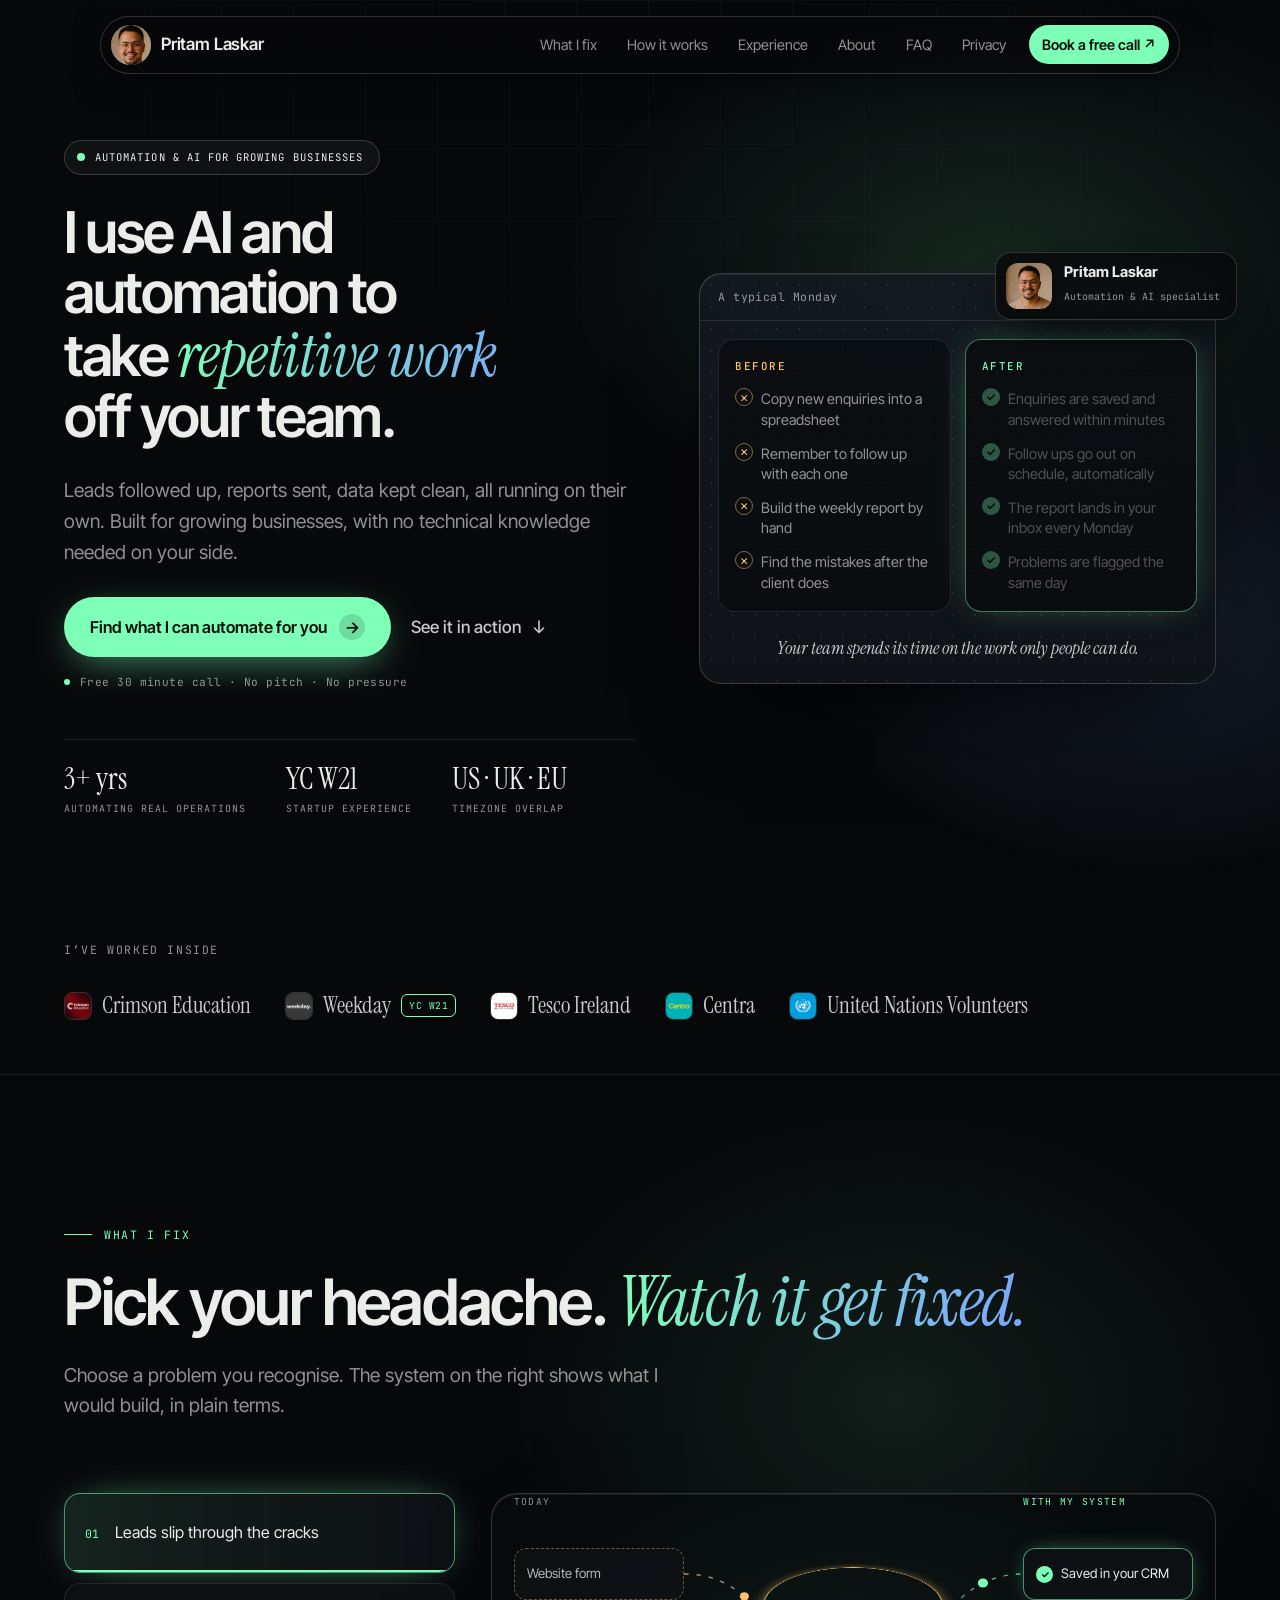
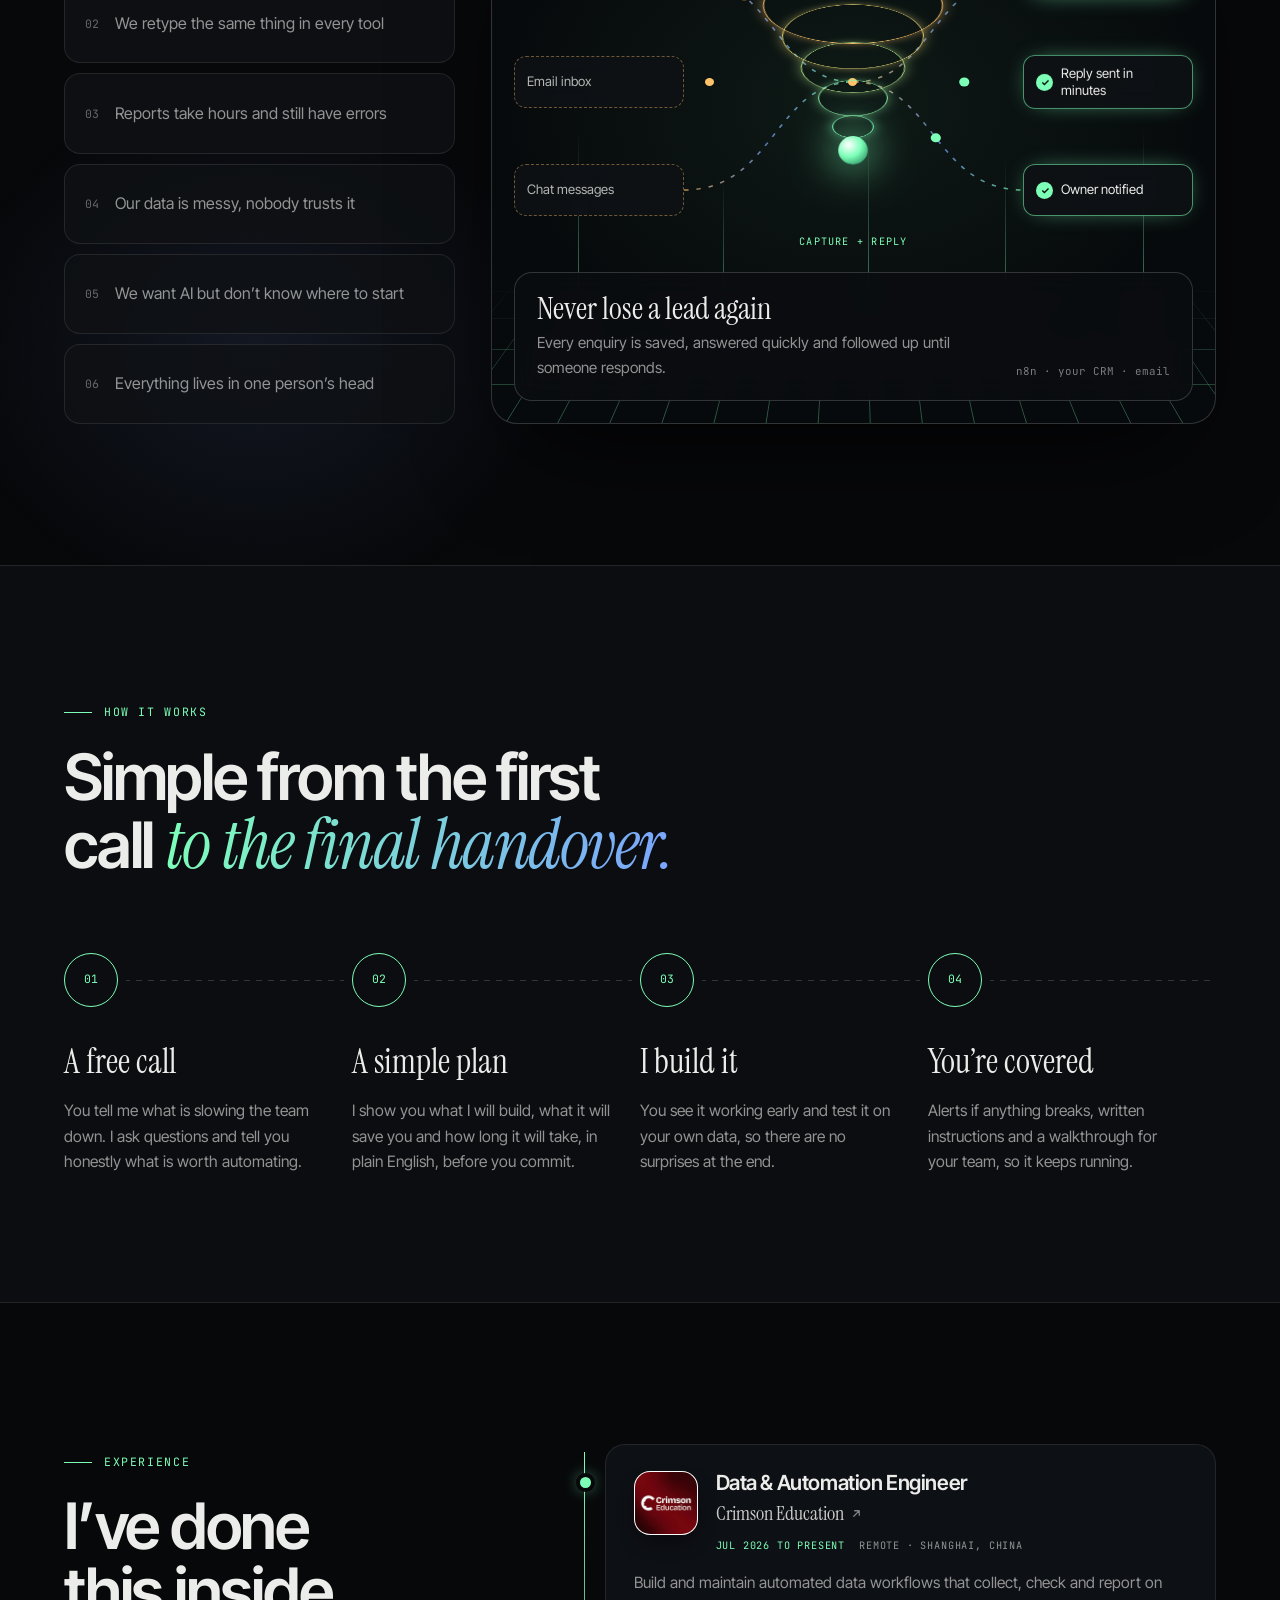
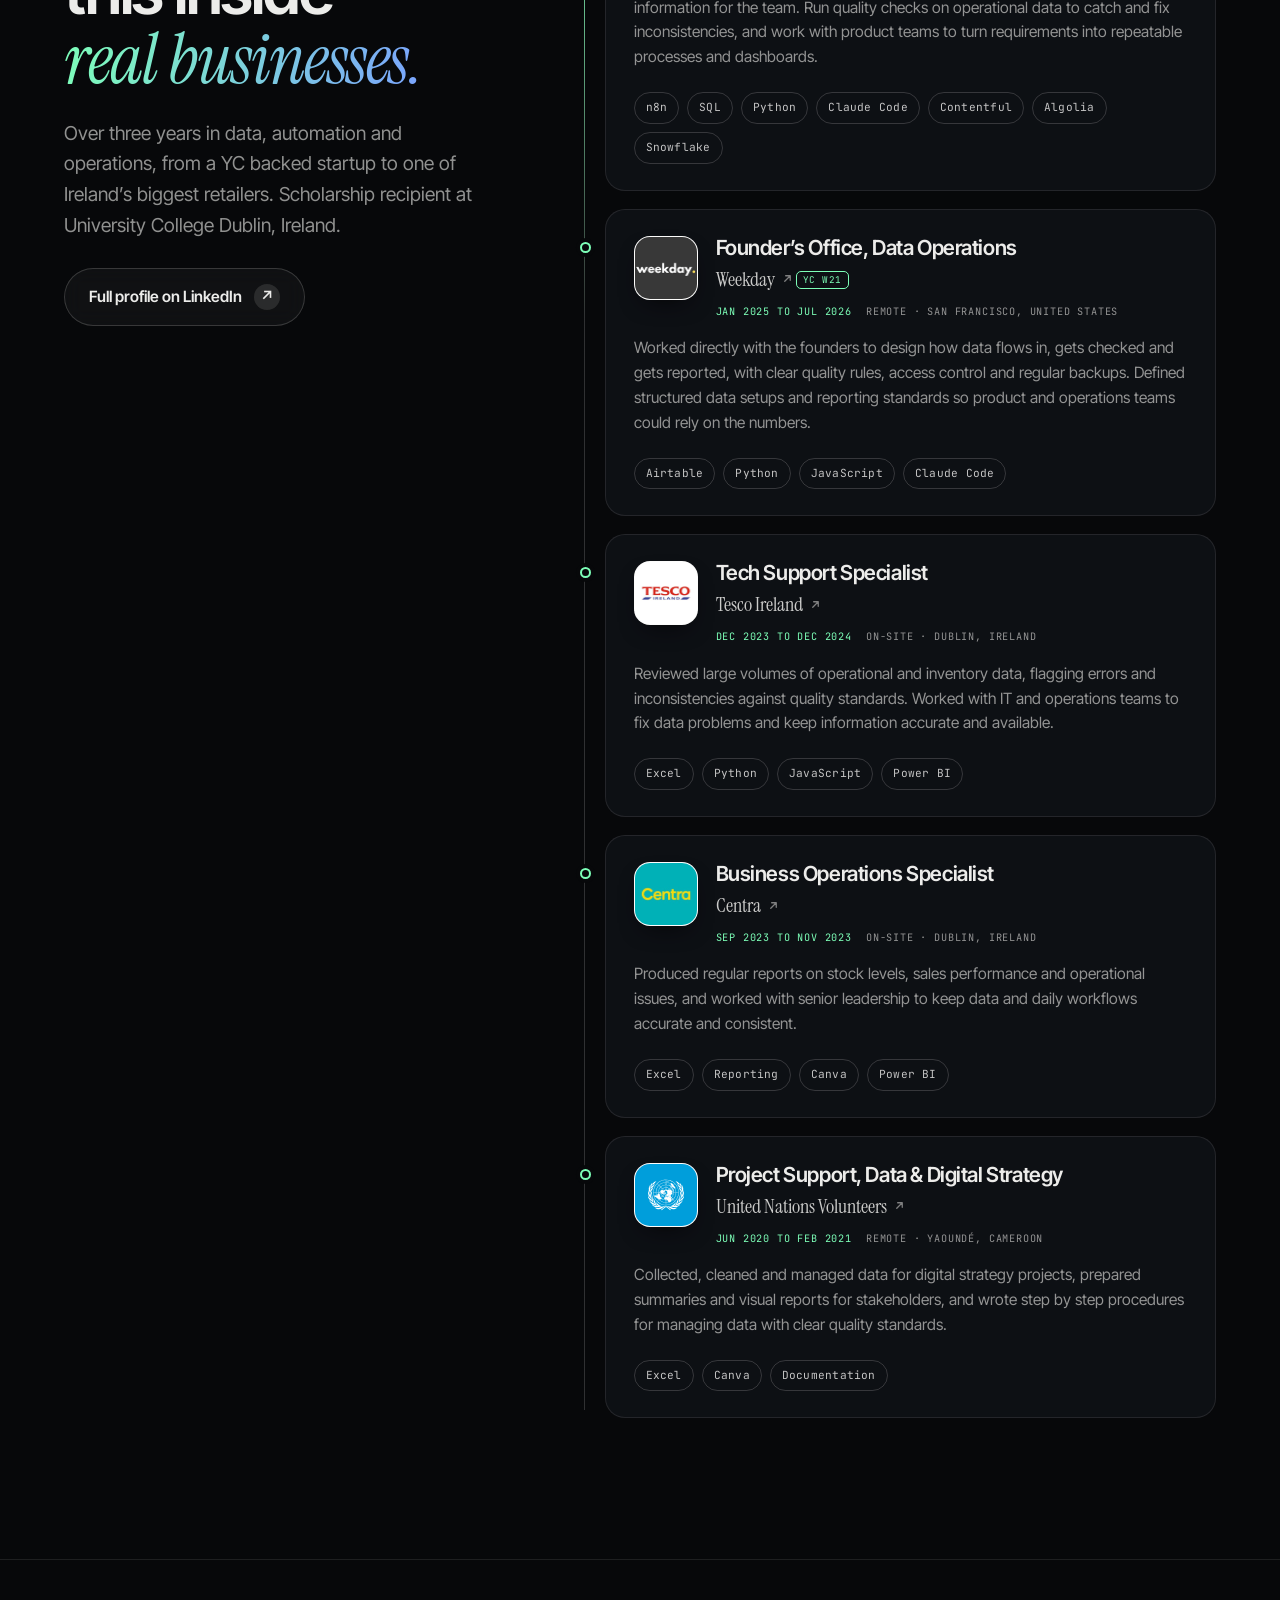
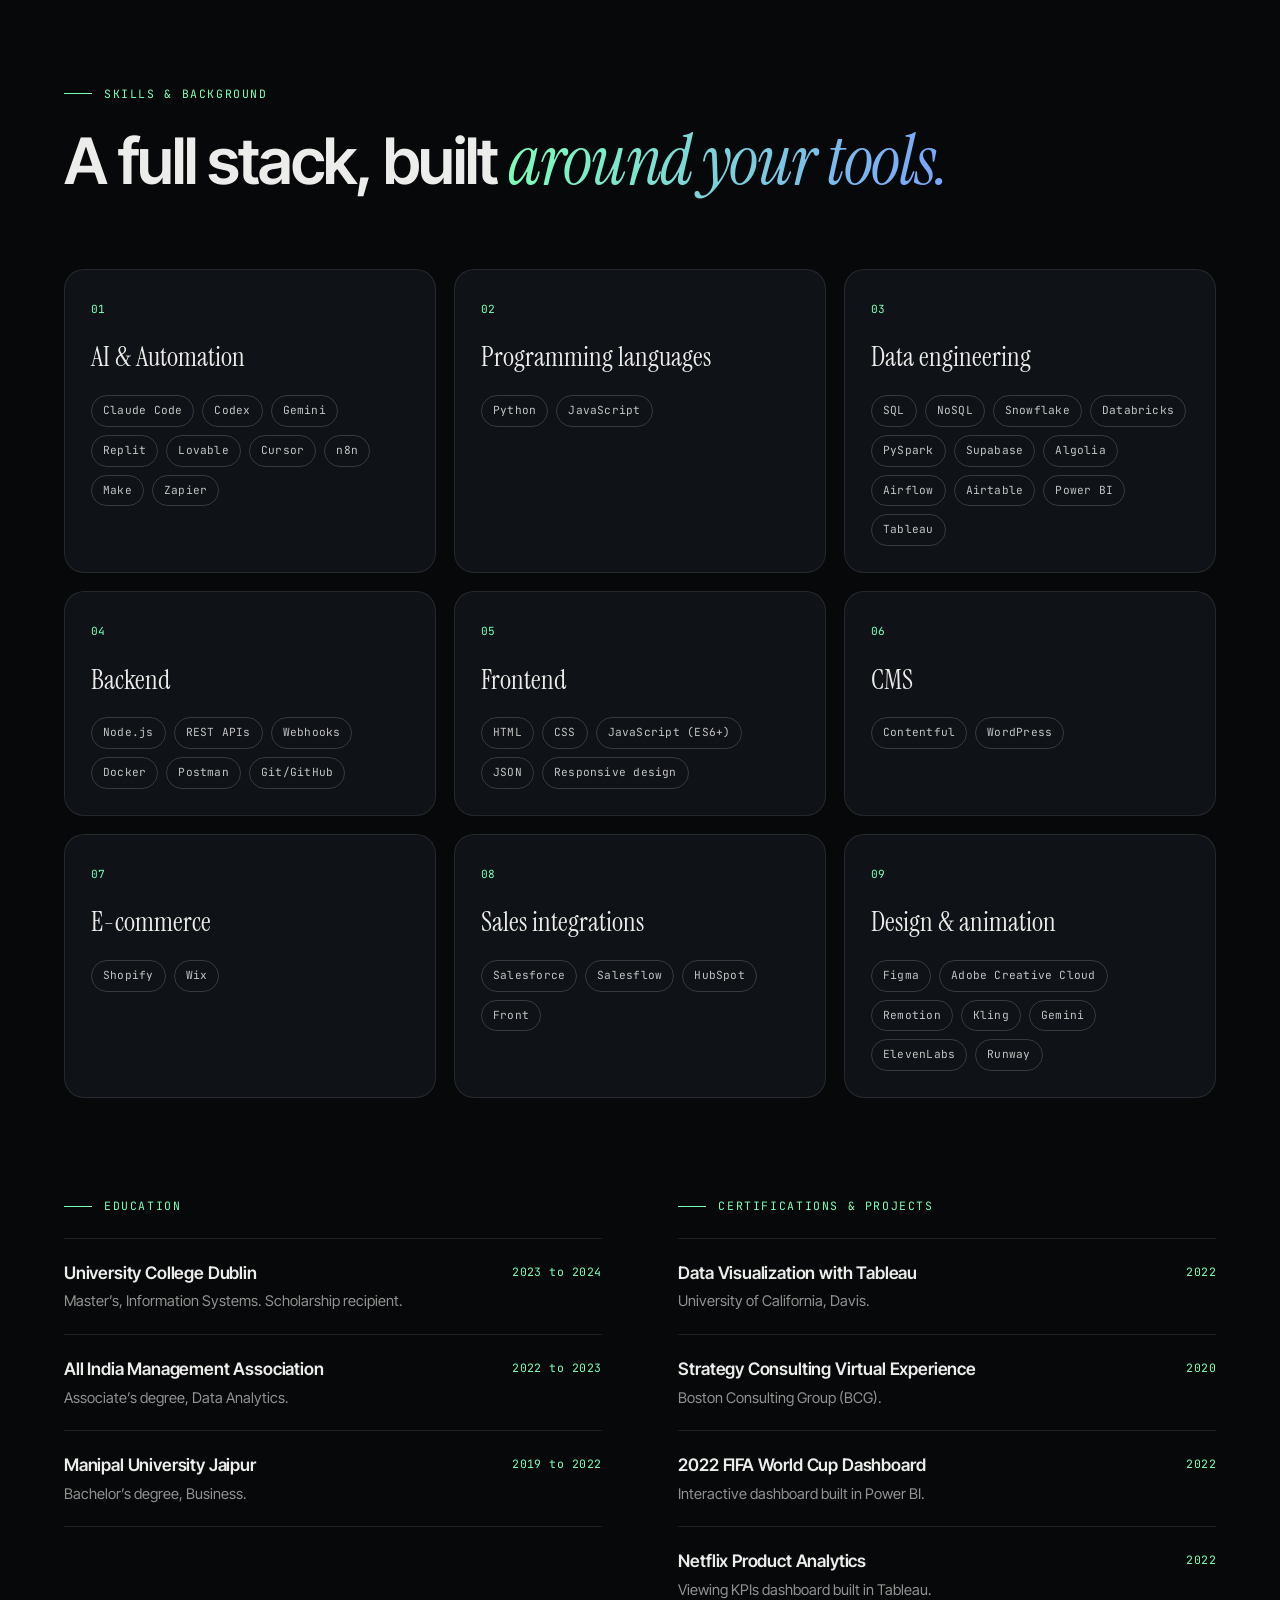
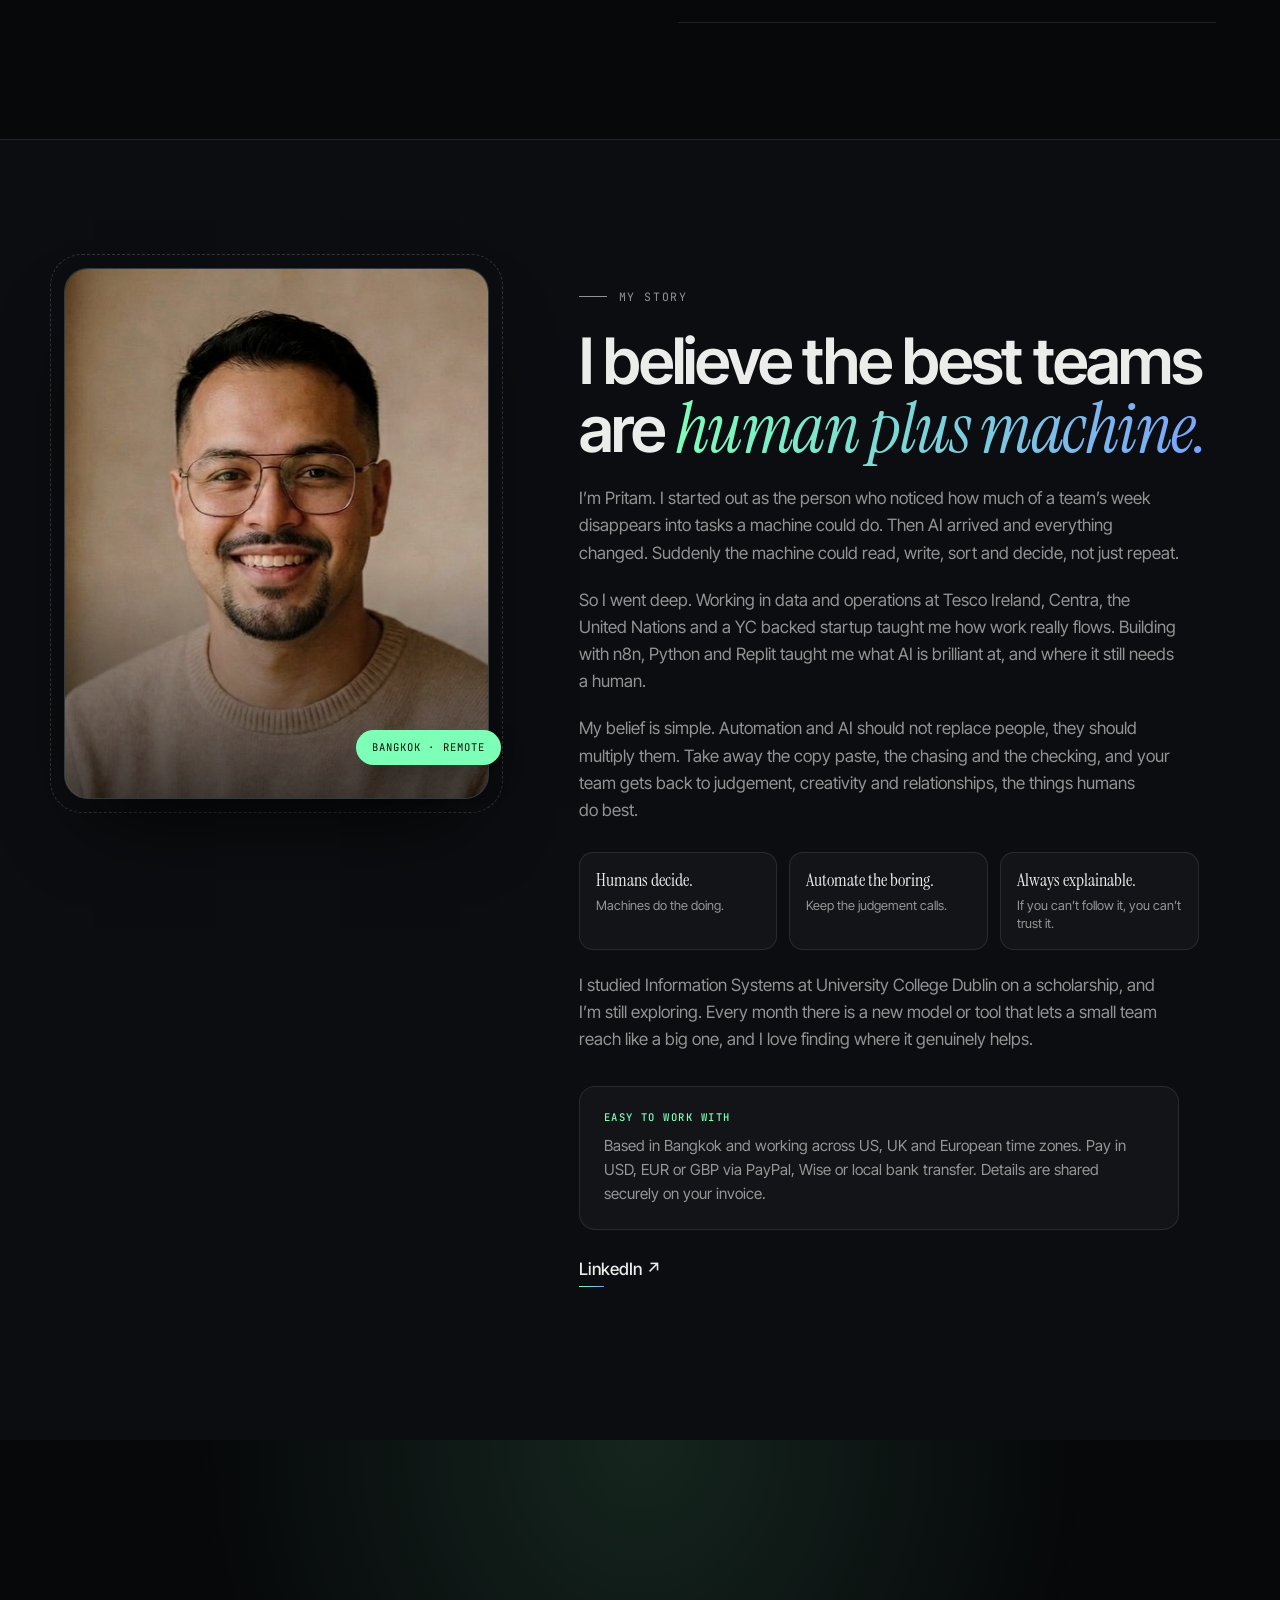
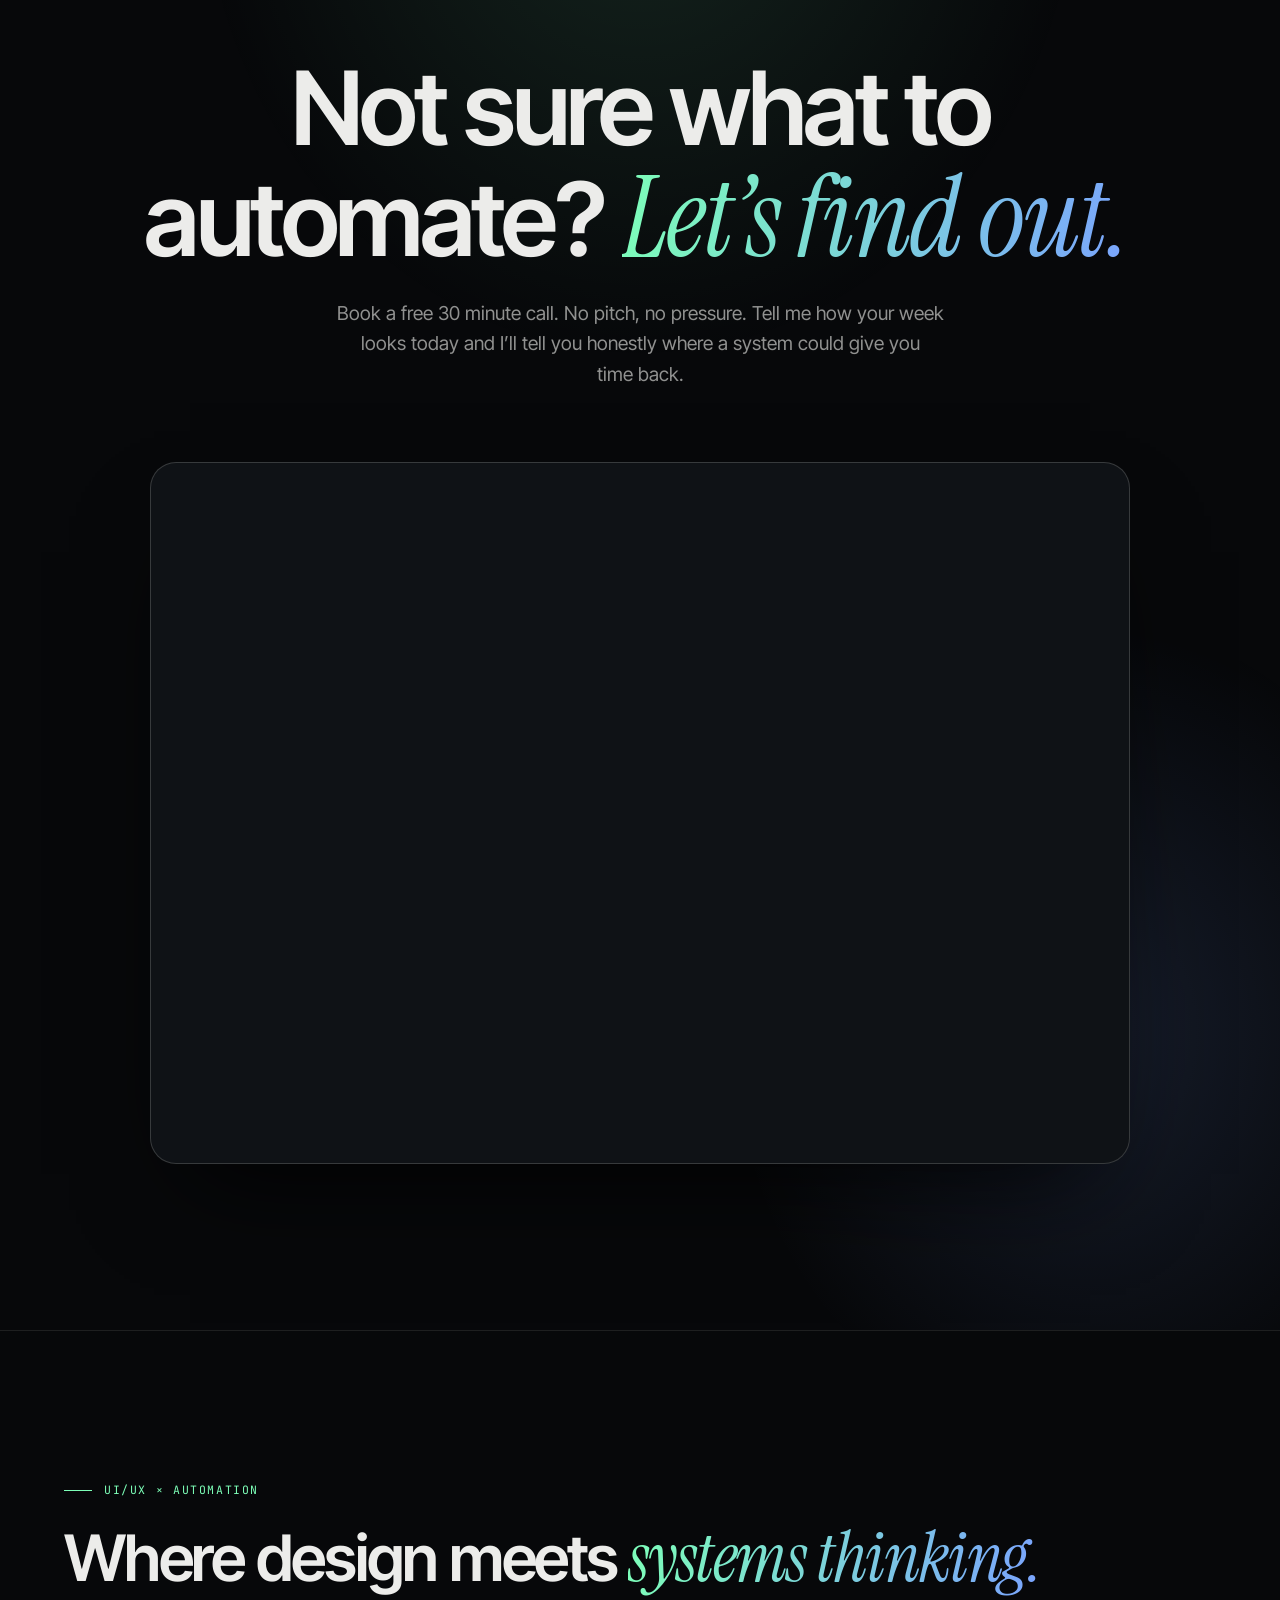
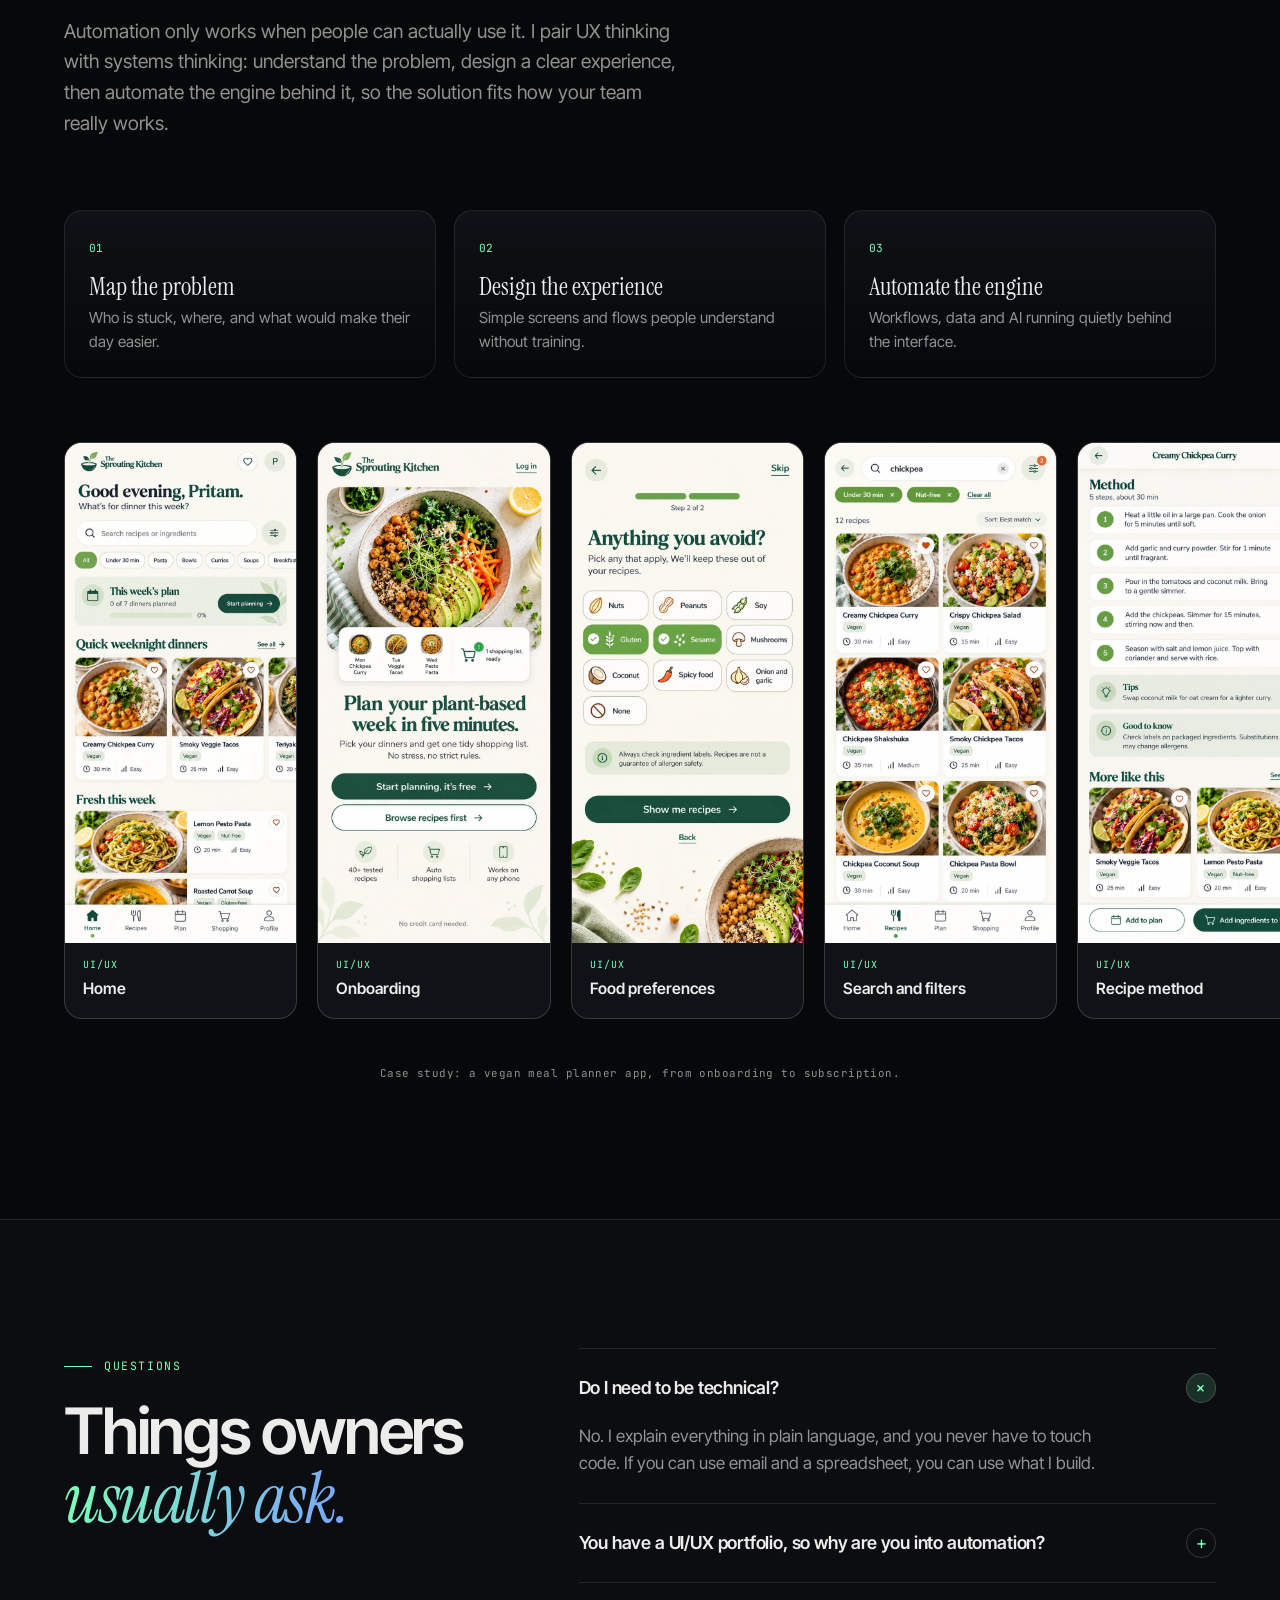
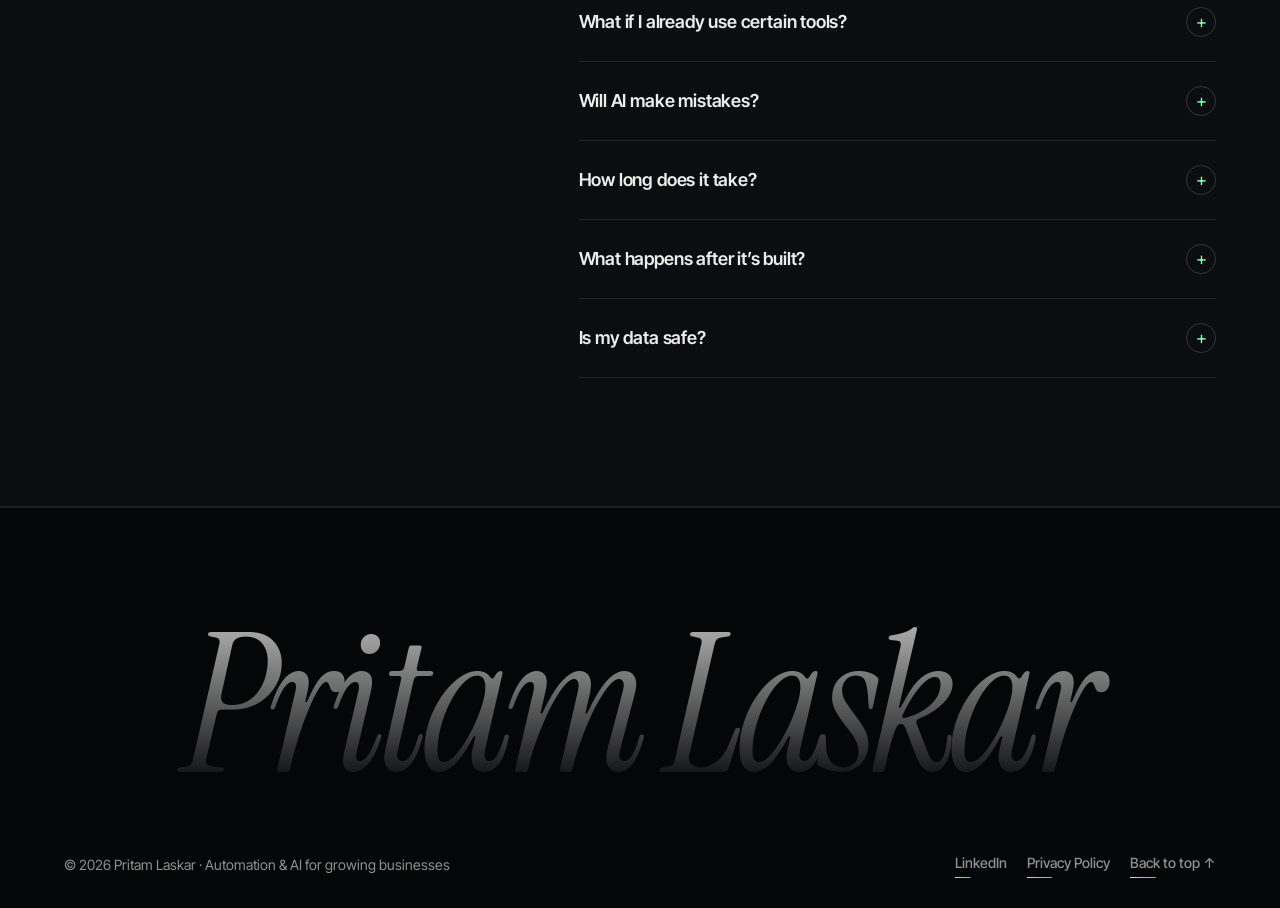
<file: index.html>
<!DOCTYPE html>
<html lang="en">
<head>
<meta charset="UTF-8" />
<meta name="viewport" content="width=device-width, initial-scale=1.0" />
<title>Pritam Laskar | Automation & AI for Growing Businesses</title>
<meta name="description" content="I automate the repetitive work in your business so your team gets hours back every week. Leads followed up, reports sent on their own, data kept clean. No technical knowledge needed." />
<meta name="theme-color" content="#07080a" />
<meta property="og:type" content="website" />
<meta property="og:title" content="Pritam Laskar | Automation & AI for Growing Businesses" />
<meta property="og:description" content="Get hours back every week. I turn repetitive work into simple systems that run on their own." />
<meta property="og:image" content="https://pritamlaskar.github.io/facecard.jpeg" />
<meta name="twitter:card" content="summary" />
<link rel="icon" href="data:image/svg+xml,%3Csvg xmlns='http://www.w3.org/2000/svg' viewBox='0 0 64 64'%3E%3Crect width='64' height='64' rx='16' fill='%2307080a'/%3E%3Cpath d='M14 44V20h13a8 8 0 010 16H14' fill='none' stroke='%237dffb8' stroke-width='5' stroke-linecap='round' stroke-linejoin='round'/%3E%3Ccircle cx='46' cy='44' r='4' fill='%237dffb8'/%3E%3C/svg%3E" />
<link rel="preconnect" href="https://fonts.googleapis.com" />
<link rel="preconnect" href="https://fonts.gstatic.com" crossorigin />
<link href="https://fonts.googleapis.com/css2?family=Instrument+Serif:ital@0;1&family=Inter+Tight:wght@300;400;500;600;700&family=JetBrains+Mono:wght@400;500&display=swap" rel="stylesheet" />
<link rel="stylesheet" href="styles.css?v=ai7" />
</head>
<body>

<div class="grid-bg" aria-hidden="true"></div>
<div class="cursor-glow" aria-hidden="true"></div>
<div class="progress" aria-hidden="true"></div>

<!-- NAV -->
<header class="nav" id="nav">
  <a class="nav__logo" href="#top" aria-label="Pritam Laskar, home">
    <span class="nav__mark"><img src="facecard.jpeg" alt="" width="40" height="40" /></span>
    <span class="nav__name">Pritam Laskar</span>
  </a>
  <nav class="nav__links" id="navLinks" aria-label="Primary">
    <a href="#solutions">What I fix</a>
    <a href="#process">How it works</a>
    <a href="#experience">Experience</a>
    <a href="#about">About</a>
    <a href="#faq">FAQ</a>
    <a href="privacy-policy.html">Privacy</a>
    <a href="#book" class="nav__cta magnetic">Book a free call <span aria-hidden="true">↗</span></a>
  </nav>
  <button class="nav__toggle" id="navToggle" aria-label="Toggle menu" aria-expanded="false" aria-controls="navLinks"><span></span><span></span></button>
</header>

<main id="top">

<!-- HERO -->
<section class="hero" id="hero">
  <div class="hero__inner">
    <div class="hero__copy">
      <p class="eyebrow reveal"><span class="pip"></span> Automation &amp; AI for growing businesses</p>
      <h1 class="hero__h1" aria-label="I use AI and automation to take repetitive work off your team.">
        <span class="line"><span class="line__in">I use AI and automation to take <em>repetitive work</em> off your team.</span></span>
      </h1>
      <p class="hero__sub reveal d2">Leads followed up, reports sent, data kept clean, all running on their own. Built for growing businesses, with no technical knowledge needed on your side.</p>
      <div class="hero__actions reveal d3">
        <a href="#book" class="btn btn--solid btn--shine magnetic"><span>Find what I can automate for you</span><i aria-hidden="true">→</i></a>
        <a href="#solutions" class="link-arrow"><span>See it in action</span><svg viewBox="0 0 16 16" aria-hidden="true"><path d="M8 2v11M3.5 9L8 13.5 12.5 9" fill="none" stroke="currentColor" stroke-width="1.6" stroke-linecap="round" stroke-linejoin="round"/></svg></a>
      </div>
      <p class="hero__micro reveal d3"><span></span>Free 30 minute call · No pitch · No pressure</p>
      <dl class="hero__facts reveal d4">
        <div><dt>3+ yrs</dt><dd>automating real operations</dd></div>
        <div><dt>YC W21</dt><dd>startup experience</dd></div>
        <div><dt>US · UK · EU</dt><dd>timezone overlap</dd></div>
      </dl>
    </div>

    <div class="hero__stage" id="stage">
      <div class="stage__card">
        <div class="stage__bar">
          <span class="stage__title">A typical Monday</span>
          <span class="live"><i></i>after automation</span>
        </div>
        <div class="ba">
          <div class="ba__col ba__col--before">
            <h3>Before</h3>
            <ul>
              <li>Copy new enquiries into a spreadsheet</li>
              <li>Remember to follow up with each one</li>
              <li>Build the weekly report by hand</li>
              <li>Find the mistakes after the client does</li>
            </ul>
          </div>
          <div class="ba__col ba__col--after">
            <h3>After</h3>
            <ul>
              <li style="--i:0">Enquiries are saved and answered within minutes</li>
              <li style="--i:1">Follow ups go out on schedule, automatically</li>
              <li style="--i:2">The report lands in your inbox every Monday</li>
              <li style="--i:3">Problems are flagged the same day</li>
            </ul>
          </div>
        </div>
        <p class="ba__foot">Your team spends its time on the work only people can do.</p>
      </div>

      <div class="stage__id">
        <img src="facecard.jpeg" alt="Portrait of Pritam Laskar" width="52" height="52" />
        <div><strong>Pritam Laskar</strong><span>Automation &amp; AI specialist</span></div>
      </div>
    </div>
  </div>
</section>

<!-- TRUST -->
<section class="trust">
  <div class="wrap trust__in">
    <p class="mono reveal">I’ve worked inside</p>
    <ul class="trust__list reveal d1"><li><a href="https://www.crimsoneducation.org/" target="_blank" rel="noopener"><img src="assets/logos/crimson.jpg" alt="" width="28" height="28" />Crimson Education</a></li><li><a href="https://www.weekday.works/" target="_blank" rel="noopener"><img src="assets/logos/weekday.jpg" alt="" width="28" height="28" />Weekday <small>YC W21</small></a></li><li><a href="https://www.tesco.ie/" target="_blank" rel="noopener"><img src="assets/logos/tesco.jpg" alt="" width="28" height="28" />Tesco Ireland</a></li><li><a href="http://centra.ie/" target="_blank" rel="noopener"><img src="assets/logos/centra.jpg" alt="" width="28" height="28" />Centra</a></li><li><a href="https://www.unv.org/" target="_blank" rel="noopener"><img src="assets/logos/unv.svg" alt="" width="28" height="28" />United Nations Volunteers</a></li></ul>
  </div>
</section>

<!-- SOLUTIONS LAB -->
<section class="lab" id="solutions">
  <div class="wrap">
    <div class="head">
      <p class="kicker reveal">What I fix</p>
      <h2 class="h2 reveal d1">Pick your headache. <em>Watch it get fixed.</em></h2>
      <p class="lede reveal d2">Choose a problem you recognise. The system on the right shows what I would build, in plain terms.</p>
    </div>

    <div class="lab__grid">
      <div class="lab__list reveal" role="tablist" aria-label="Problems I solve">
        <button class="lab__item active" role="tab" aria-selected="true" data-i="0"><span class="lab__n">01</span><span class="lab__t">Leads slip through the cracks</span></button>
        <button class="lab__item" role="tab" aria-selected="false" data-i="1"><span class="lab__n">02</span><span class="lab__t">We retype the same thing in every tool</span></button>
        <button class="lab__item" role="tab" aria-selected="false" data-i="2"><span class="lab__n">03</span><span class="lab__t">Reports take hours and still have errors</span></button>
        <button class="lab__item" role="tab" aria-selected="false" data-i="3"><span class="lab__n">04</span><span class="lab__t">Our data is messy, nobody trusts it</span></button>
        <button class="lab__item" role="tab" aria-selected="false" data-i="4"><span class="lab__n">05</span><span class="lab__t">We want AI but don’t know where to start</span></button>
        <button class="lab__item" role="tab" aria-selected="false" data-i="5"><span class="lab__n">06</span><span class="lab__t">Everything lives in one person’s head</span></button>
      </div>

      <div class="lab__stage reveal d1" id="labStage" data-core="0" aria-live="polite">
        <div class="stage3d" aria-hidden="true">
          <div class="floor"></div>
          <div class="beams"><i></i><i></i><i></i><i></i><i></i></div>
        </div>

        <div class="diagram">
        <svg class="wires3" viewBox="0 0 600 340" preserveAspectRatio="none" aria-hidden="true">
          <defs><linearGradient id="lg" x1="0" x2="1"><stop offset="0" stop-color="#ffc46b"/><stop offset=".5" stop-color="#7aa2ff"/><stop offset="1" stop-color="#7dffb8"/></linearGradient></defs>
          <g fill="none" stroke="url(#lg)" stroke-width="1.5" stroke-dasharray="4 7" opacity=".7" class="wg">
            <path id="la" d="M150 62 C 230 62, 230 170, 300 170"/>
            <path id="lb" d="M150 170 L 300 170"/>
            <path id="lc" d="M150 278 C 230 278, 230 170, 300 170"/>
            <path id="ra" d="M300 170 C 370 170, 370 62, 450 62"/>
            <path id="rb" d="M300 170 L 450 170"/>
            <path id="rc" d="M300 170 C 370 170, 370 278, 450 278"/>
          </g>
          <g class="pl">
            <circle r="4" fill="#ffc46b"><animateMotion dur="3.2s" repeatCount="indefinite" begin="0s"><mpath href="#la"/></animateMotion></circle>
            <circle r="4" fill="#ffc46b"><animateMotion dur="3.2s" repeatCount="indefinite" begin=".5s"><mpath href="#lb"/></animateMotion></circle>
            <circle r="4" fill="#ffc46b"><animateMotion dur="3.2s" repeatCount="indefinite" begin="1s"><mpath href="#lc"/></animateMotion></circle>
            <circle r="4.5" fill="#7dffb8"><animateMotion dur="3.2s" repeatCount="indefinite" begin="1.6s"><mpath href="#ra"/></animateMotion></circle>
            <circle r="4.5" fill="#7dffb8"><animateMotion dur="3.2s" repeatCount="indefinite" begin="2.1s"><mpath href="#rb"/></animateMotion></circle>
            <circle r="4.5" fill="#7dffb8"><animateMotion dur="3.2s" repeatCount="indefinite" begin="2.6s"><mpath href="#rc"/></animateMotion></circle>
          </g>
        </svg>

        <div class="col col--in">
          <span class="colh">Today</span>
          <span class="pchip pchip--in" style="--y:18.2%;--k:0"></span>
          <span class="pchip pchip--in" style="--y:50%;--k:1"></span>
          <span class="pchip pchip--in" style="--y:81.8%;--k:2"></span>
        </div>

        <div class="core" aria-hidden="true">
          <div class="coreg coreg--0"><div class="funnel"><i></i><i></i><i></i><i></i><i></i><b></b><b></b><b></b><em></em></div></div>
          <div class="coreg coreg--1"><span class="hub__core"></span><div class="hub"></div></div>
          <div class="coreg coreg--2"><div class="bars3d"></div></div>
          <div class="coreg coreg--3"><div class="cube"><i></i><i></i><i></i><i></i><i></i><i></i><u></u></div></div>
          <div class="coreg coreg--4"><svg class="neural" viewBox="0 0 220 170"></svg></div>
          <div class="coreg coreg--5"><div class="sheets"><i style="--z:0px"></i><i style="--z:34px"></i><i style="--z:68px"><b>✓</b></i></div></div>
        </div>
        <p class="core__label" id="coreLabel">Capture + reply</p>

        <div class="col col--out">
          <span class="colh">With my system</span>
          <span class="pchip pchip--out" style="--y:18.2%;--k:0"></span>
          <span class="pchip pchip--out" style="--y:50%;--k:1"></span>
          <span class="pchip pchip--out" style="--y:81.8%;--k:2"></span>
        </div>

        </div>

        <div class="lab__result">
          <div>
            <h3 id="resTitle">Never lose a lead again</h3>
            <p id="resText">Every enquiry is saved, answered quickly and followed up until someone responds.</p>
          </div>
          <p class="lab__tools" id="resTools">n8n · your CRM · email</p>
        </div>
      </div>
    </div>
  </div>
</section>

<!-- PROCESS -->
<section class="process" id="process">
  <div class="wrap">
    <div class="head">
      <p class="kicker reveal">How it works</p>
      <h2 class="h2 reveal d1">Simple from the first call <em>to the final handover.</em></h2>
    </div>
    <ol class="steps">
      <li class="step reveal"><span class="step__n">01</span><h3>A free call</h3><p>You tell me what is slowing the team down. I ask questions and tell you honestly what is worth automating.</p></li>
      <li class="step reveal d1"><span class="step__n">02</span><h3>A simple plan</h3><p>I show you what I will build, what it will save you and how long it will take, in plain English, before you commit.</p></li>
      <li class="step reveal d2"><span class="step__n">03</span><h3>I build it</h3><p>You see it working early and test it on your own data, so there are no surprises at the end.</p></li>
      <li class="step reveal d3"><span class="step__n">04</span><h3>You’re covered</h3><p>Alerts if anything breaks, written instructions and a walkthrough for your team, so it keeps running.</p></li>
    </ol>
  </div>
</section>

<!-- EXPERIENCE -->
<section class="experience" id="experience">
  <div class="wrap exp__grid">
    <div class="exp__side">
      <p class="kicker reveal">Experience</p>
      <h2 class="h2 reveal d1">I’ve done this inside <em>real businesses.</em></h2>
      <p class="lede reveal d2">Over three years in data, automation and operations, from a YC backed startup to one of Ireland’s biggest retailers. Scholarship recipient at University College Dublin, Ireland.</p>
      <a href="https://www.linkedin.com/in/pritamlaskar/" target="_blank" rel="noopener" class="btn btn--ghost magnetic reveal d3"><span>Full profile on LinkedIn</span><i aria-hidden="true">↗</i></a>
    </div>
    <ol class="timeline">
      <li class="job reveal">
        <div class="job__head">
          <a class="logo" href="https://www.crimsoneducation.org/" target="_blank" rel="noopener" aria-label="Visit Crimson Education website" title="Visit Crimson Education"><img src="assets/logos/crimson.jpg" alt="Crimson Education logo" width="64" height="64" loading="lazy" /></a>
          <div class="job__id">
            <h3>Data &amp; Automation Engineer</h3>
            <p class="job__org"><a href="https://www.crimsoneducation.org/" target="_blank" rel="noopener">Crimson Education<svg class="ext" viewBox="0 0 12 12" aria-hidden="true"><path d="M3 9L9 3M4 3h5v5" fill="none" stroke="currentColor" stroke-width="1.4" stroke-linecap="round" stroke-linejoin="round"/></svg></a></p>
            <div class="job__meta"><span class="job__when">Jul 2026 to Present</span><span class="job__where">Remote · Shanghai, China</span></div>
          </div>
        </div>
        <p>Build and maintain automated data workflows that collect, check and report on information for the team. Run quality checks on operational data to catch and fix inconsistencies, and work with product teams to turn requirements into repeatable processes and dashboards.</p>
        <ul class="chips"><li>n8n</li><li>SQL</li><li>Python</li><li>Claude Code</li><li>Contentful</li><li>Algolia</li><li>Snowflake</li></ul>
      </li>
      <li class="job reveal">
        <div class="job__head">
          <a class="logo" href="https://www.weekday.works/" target="_blank" rel="noopener" aria-label="Visit Weekday website" title="Visit Weekday"><img src="assets/logos/weekday.jpg" alt="Weekday logo" width="64" height="64" loading="lazy" /></a>
          <div class="job__id">
            <h3>Founder’s Office, Data Operations</h3>
            <p class="job__org"><a href="https://www.weekday.works/" target="_blank" rel="noopener">Weekday<svg class="ext" viewBox="0 0 12 12" aria-hidden="true"><path d="M3 9L9 3M4 3h5v5" fill="none" stroke="currentColor" stroke-width="1.4" stroke-linecap="round" stroke-linejoin="round"/></svg></a> <small>YC W21</small></p>
            <div class="job__meta"><span class="job__when">Jan 2025 to Jul 2026</span><span class="job__where">Remote · San Francisco, United States</span></div>
          </div>
        </div>
        <p>Worked directly with the founders to design how data flows in, gets checked and gets reported, with clear quality rules, access control and regular backups. Defined structured data setups and reporting standards so product and operations teams could rely on the numbers.</p>
        <ul class="chips"><li>Airtable</li><li>Python</li><li>JavaScript</li><li>Claude Code</li></ul>
      </li>
      <li class="job reveal">
        <div class="job__head">
          <a class="logo" href="https://www.tesco.ie/" target="_blank" rel="noopener" aria-label="Visit Tesco Ireland website" title="Visit Tesco Ireland"><img src="assets/logos/tesco.jpg" alt="Tesco Ireland logo" width="64" height="64" loading="lazy" /></a>
          <div class="job__id">
            <h3>Tech Support Specialist</h3>
            <p class="job__org"><a href="https://www.tesco.ie/" target="_blank" rel="noopener">Tesco Ireland<svg class="ext" viewBox="0 0 12 12" aria-hidden="true"><path d="M3 9L9 3M4 3h5v5" fill="none" stroke="currentColor" stroke-width="1.4" stroke-linecap="round" stroke-linejoin="round"/></svg></a></p>
            <div class="job__meta"><span class="job__when">Dec 2023 to Dec 2024</span><span class="job__where">On-site · Dublin, Ireland</span></div>
          </div>
        </div>
        <p>Reviewed large volumes of operational and inventory data, flagging errors and inconsistencies against quality standards. Worked with IT and operations teams to fix data problems and keep information accurate and available.</p>
        <ul class="chips"><li>Excel</li><li>Python</li><li>JavaScript</li><li>Power BI</li></ul>
      </li>
      <li class="job reveal">
        <div class="job__head">
          <a class="logo" href="http://centra.ie/" target="_blank" rel="noopener" aria-label="Visit Centra website" title="Visit Centra"><img src="assets/logos/centra.jpg" alt="Centra logo" width="64" height="64" loading="lazy" /></a>
          <div class="job__id">
            <h3>Business Operations Specialist</h3>
            <p class="job__org"><a href="http://centra.ie/" target="_blank" rel="noopener">Centra<svg class="ext" viewBox="0 0 12 12" aria-hidden="true"><path d="M3 9L9 3M4 3h5v5" fill="none" stroke="currentColor" stroke-width="1.4" stroke-linecap="round" stroke-linejoin="round"/></svg></a></p>
            <div class="job__meta"><span class="job__when">Sep 2023 to Nov 2023</span><span class="job__where">On-site · Dublin, Ireland</span></div>
          </div>
        </div>
        <p>Produced regular reports on stock levels, sales performance and operational issues, and worked with senior leadership to keep data and daily workflows accurate and consistent.</p>
        <ul class="chips"><li>Excel</li><li>Reporting</li><li>Canva</li><li>Power BI</li></ul>
      </li>
      <li class="job reveal">
        <div class="job__head">
          <a class="logo" href="https://www.unv.org/" target="_blank" rel="noopener" aria-label="Visit United Nations Volunteers website" title="Visit United Nations Volunteers"><img src="assets/logos/unv.svg" alt="United Nations Volunteers logo" width="64" height="64" loading="lazy" /></a>
          <div class="job__id">
            <h3>Project Support, Data &amp; Digital Strategy</h3>
            <p class="job__org"><a href="https://www.unv.org/" target="_blank" rel="noopener">United Nations Volunteers<svg class="ext" viewBox="0 0 12 12" aria-hidden="true"><path d="M3 9L9 3M4 3h5v5" fill="none" stroke="currentColor" stroke-width="1.4" stroke-linecap="round" stroke-linejoin="round"/></svg></a></p>
            <div class="job__meta"><span class="job__when">Jun 2020 to Feb 2021</span><span class="job__where">Remote · Yaoundé, Cameroon</span></div>
          </div>
        </div>
        <p>Collected, cleaned and managed data for digital strategy projects, prepared summaries and visual reports for stakeholders, and wrote step by step procedures for managing data with clear quality standards.</p>
        <ul class="chips"><li>Excel</li><li>Canva</li><li>Documentation</li></ul>
      </li>
    </ol>
  </div>
</section>

<!-- STACK + CREDENTIALS -->
<section class="cred" id="stack">
  <div class="wrap">
    <div class="head">
      <p class="kicker reveal">Skills &amp; background</p>
      <h2 class="h2 reveal d1">A full stack, built <em>around your tools.</em></h2>
    </div>
    <div class="stack__grid">
      <div class="stack__box reveal"><span class="stack__n">01</span><h4>AI &amp; Automation</h4><ul class="chips"><li>Claude Code</li><li>Codex</li><li>Gemini</li><li>Replit</li><li>Lovable</li><li>Cursor</li><li>n8n</li><li>Make</li><li>Zapier</li></ul></div>
      <div class="stack__box reveal d1"><span class="stack__n">02</span><h4>Programming languages</h4><ul class="chips"><li>Python</li><li>JavaScript</li></ul></div>
      <div class="stack__box reveal d2"><span class="stack__n">03</span><h4>Data engineering</h4><ul class="chips"><li>SQL</li><li>NoSQL</li><li>Snowflake</li><li>Databricks</li><li>PySpark</li><li>Supabase</li><li>Algolia</li><li>Airflow</li><li>Airtable</li><li>Power BI</li><li>Tableau</li></ul></div>
      <div class="stack__box reveal"><span class="stack__n">04</span><h4>Backend</h4><ul class="chips"><li>Node.js</li><li>REST APIs</li><li>Webhooks</li><li>Docker</li><li>Postman</li><li>Git/GitHub</li></ul></div>
      <div class="stack__box reveal d1"><span class="stack__n">05</span><h4>Frontend</h4><ul class="chips"><li>HTML</li><li>CSS</li><li>JavaScript (ES6+)</li><li>JSON</li><li>Responsive design</li></ul></div>
      <div class="stack__box reveal d2"><span class="stack__n">06</span><h4>CMS</h4><ul class="chips"><li>Contentful</li><li>WordPress</li></ul></div>
      <div class="stack__box reveal"><span class="stack__n">07</span><h4>E-commerce</h4><ul class="chips"><li>Shopify</li><li>Wix</li></ul></div>
      <div class="stack__box reveal d1"><span class="stack__n">08</span><h4>Sales integrations</h4><ul class="chips"><li>Salesforce</li><li>Salesflow</li><li>HubSpot</li><li>Front</li></ul></div>
      <div class="stack__box reveal d2"><span class="stack__n">09</span><h4>Design &amp; animation</h4><ul class="chips"><li>Figma</li><li>Adobe Creative Cloud</li><li>Remotion</li><li>Kling</li><li>Gemini</li><li>ElevenLabs</li><li>Runway</li></ul></div>
    </div>

    <div class="cred__grid">
      <div>
        <p class="kicker reveal">Education</p>
        <ul class="plist plist--edu">
          <li class="reveal"><div><h3>University College Dublin</h3><p>Master’s, Information Systems. Scholarship recipient.</p></div><span>2023 to 2024</span></li>
          <li class="reveal d1"><div><h3>All India Management Association</h3><p>Associate’s degree, Data Analytics.</p></div><span>2022 to 2023</span></li>
          <li class="reveal d1"><div><h3>Manipal University Jaipur</h3><p>Bachelor’s degree, Business.</p></div><span>2019 to 2022</span></li>
        </ul>
      </div>
      <div>
        <p class="kicker reveal">Certifications &amp; projects</p>
        <ul class="plist">
          <li class="reveal"><div><h3>Data Visualization with Tableau</h3><p>University of California, Davis.</p></div><span>2022</span></li>
          <li class="reveal d1"><div><h3>Strategy Consulting Virtual Experience</h3><p>Boston Consulting Group (BCG).</p></div><span>2020</span></li>
          <li class="reveal d1"><div><h3>2022 FIFA World Cup Dashboard</h3><p>Interactive dashboard built in Power BI.</p></div><span>2022</span></li>
          <li class="reveal d2"><div><h3>Netflix Product Analytics</h3><p>Viewing KPIs dashboard built in Tableau.</p></div><span>2022</span></li>
        </ul>
      </div>
    </div>
  </div>
</section>

<!-- ABOUT -->
<section class="about" id="about">
  <div class="wrap about__grid">
    <div class="about__photo reveal">
      <div class="about__frame"><img src="facecard.jpeg" alt="Pritam Laskar" loading="lazy" /></div>
      <span class="about__tag">Bangkok · Remote</span>
    </div>
    <div class="about__copy">
      <p class="kicker reveal">My story</p>
      <h2 class="h2 reveal d1">I believe the best teams are <em>human plus machine.</em></h2>
      <p class="reveal d2">I’m Pritam. I started out as the person who noticed how much of a team’s week disappears into tasks a machine could do. Then AI arrived and everything changed. Suddenly the machine could read, write, sort and decide, not just repeat.</p>
      <p class="reveal d3">So I went deep. Working in data and operations at Tesco Ireland, Centra, the United Nations and a YC backed startup taught me how work really flows. Building with n8n, Python and Replit taught me what AI is brilliant at, and where it still needs a human.</p>
      <p class="reveal d3">My belief is simple. Automation and AI should not replace people, they should multiply them. Take away the copy paste, the chasing and the checking, and your team gets back to judgement, creativity and relationships, the things humans do best.</p>
      <div class="principles reveal d4">
        <div><b>Humans decide.</b><span>Machines do the doing.</span></div>
        <div><b>Automate the boring.</b><span>Keep the judgement calls.</span></div>
        <div><b>Always explainable.</b><span>If you can’t follow it, you can’t trust it.</span></div>
      </div>
      <p class="reveal d4">I studied Information Systems at University College Dublin on a scholarship, and I’m still exploring. Every month there is a new model or tool that lets a small team reach like a big one, and I love finding where it genuinely helps.</p>
      <div class="about__note reveal d4">
        <h4>Easy to work with</h4>
        <p>Based in Bangkok and working across US, UK and European time zones. Pay in USD, EUR or GBP via PayPal, Wise or local bank transfer. Details are shared securely on your invoice.</p>
      </div>
      <div class="socials reveal d4">
        <a href="https://www.linkedin.com/in/pritamlaskar/" target="_blank" rel="noopener">LinkedIn ↗</a>
      </div>
    </div>
  </div>
</section>

<!-- BOOK -->
<section class="book" id="book">
  <div class="wrap">
    <div class="head center">
      <p class="kicker reveal">Let’s talk</p>
      <h2 class="h2 h2--xl reveal d1">Not sure what to automate? <em>Let’s find out.</em></h2>
      <p class="lede reveal d2">Book a free 30 minute call. No pitch, no pressure. Tell me how your week looks today and I’ll tell you honestly where a system could give you time back.</p>
    </div>
    <div class="cal reveal d2">
      <div class="calendly-inline-widget" data-url="https://calendly.com/itspmlaskar/get-to-know-call?hide_gdpr_banner=1&background_color=0d0f12&text_color=ececea&primary_color=7dffb8" style="min-width:320px;height:700px;"></div>
    </div>
  </div>
</section>

<!-- DESIGN (UI/UX) -->
<section class="design" id="design">
  <div class="wrap">
    <div class="head">
      <p class="kicker reveal">UI/UX × automation</p>
      <h2 class="h2 reveal d1">Where design meets <em>systems thinking.</em></h2>
      <p class="lede reveal d2">Automation only works when people can actually use it. I pair UX thinking with systems thinking: understand the problem, design a clear experience, then automate the engine behind it, so the solution fits how your team really works.</p>
    </div>
    <ol class="trio">
      <li class="reveal"><span>01</span><h3>Map the problem</h3><p>Who is stuck, where, and what would make their day easier.</p></li>
      <li class="reveal d1"><span>02</span><h3>Design the experience</h3><p>Simple screens and flows people understand without training.</p></li>
      <li class="reveal d2"><span>03</span><h3>Automate the engine</h3><p>Workflows, data and AI running quietly behind the interface.</p></li>
    </ol>
  </div>
  <div class="slider" tabindex="0" aria-label="UI/UX case study screens, scroll horizontally">
    <figure class="slide slide--ui"><img src="assets/ui-ux/home.jpg" alt="Vegan Meal Planner app screen: Home" loading="lazy" /><figcaption><span>UI/UX</span>Home</figcaption></figure>
    <figure class="slide slide--ui"><img src="assets/ui-ux/onboarding.jpg" alt="Vegan Meal Planner app screen: Onboarding" loading="lazy" /><figcaption><span>UI/UX</span>Onboarding</figcaption></figure>
    <figure class="slide slide--ui"><img src="assets/ui-ux/preferences.jpg" alt="Vegan Meal Planner app screen: Food preferences" loading="lazy" /><figcaption><span>UI/UX</span>Food preferences</figcaption></figure>
    <figure class="slide slide--ui"><img src="assets/ui-ux/search.jpg" alt="Vegan Meal Planner app screen: Search and filters" loading="lazy" /><figcaption><span>UI/UX</span>Search and filters</figcaption></figure>
    <figure class="slide slide--ui"><img src="assets/ui-ux/recipe-method.jpg" alt="Vegan Meal Planner app screen: Recipe method" loading="lazy" /><figcaption><span>UI/UX</span>Recipe method</figcaption></figure>
    <figure class="slide slide--ui"><img src="assets/ui-ux/add-to-plan.jpg" alt="Vegan Meal Planner app screen: Add to plan" loading="lazy" /><figcaption><span>UI/UX</span>Add to plan</figcaption></figure>
    <figure class="slide slide--ui"><img src="assets/ui-ux/weekly-plan.jpg" alt="Vegan Meal Planner app screen: Weekly plan" loading="lazy" /><figcaption><span>UI/UX</span>Weekly plan</figcaption></figure>
    <figure class="slide slide--ui"><img src="assets/ui-ux/shopping-list.jpg" alt="Vegan Meal Planner app screen: Shopping list" loading="lazy" /><figcaption><span>UI/UX</span>Shopping list</figcaption></figure>
    <figure class="slide slide--ui"><img src="assets/ui-ux/profile.jpg" alt="Vegan Meal Planner app screen: Profile and settings" loading="lazy" /><figcaption><span>UI/UX</span>Profile and settings</figcaption></figure>
    <figure class="slide slide--ui"><img src="assets/ui-ux/premium.jpg" alt="Vegan Meal Planner app screen: Premium upsell" loading="lazy" /><figcaption><span>UI/UX</span>Premium upsell</figcaption></figure>
    <figure class="slide slide--ui"><img src="assets/ui-ux/subscription.jpg" alt="Vegan Meal Planner app screen: Subscription" loading="lazy" /><figcaption><span>UI/UX</span>Subscription</figcaption></figure>
    <figure class="slide slide--ui"><img src="assets/ui-ux/splash.jpg" alt="Vegan Meal Planner app screen: Splash screen" loading="lazy" /><figcaption><span>UI/UX</span>Splash screen</figcaption></figure>
  </div>
  <p class="wrap fine center">Case study: a vegan meal planner app, from onboarding to subscription.</p>
</section>

<!-- FAQ -->
<section class="faq" id="faq">
  <div class="wrap faq__grid">
    <div>
      <p class="kicker reveal">Questions</p>
      <h2 class="h2 reveal d1">Things owners <em>usually ask.</em></h2>
    </div>
    <div class="faq__list">
      <details class="reveal" open><summary>Do I need to be technical?</summary><p>No. I explain everything in plain language, and you never have to touch code. If you can use email and a spreadsheet, you can use what I build.</p></details>
      <details class="reveal d1"><summary>You have a UI/UX portfolio, so why are you into automation?</summary><p>Because they solve the same problem from two ends. UI/UX taught me to start with the person who is stuck. Automation lets me remove the friction behind the screen, not just make it look better. Together I can design the experience and build the engine, so the whole solution actually works for your team.</p></details>
      <details class="reveal d1"><summary>What if I already use certain tools?</summary><p>That’s the usual case. I connect the tools you already have, such as your CRM, spreadsheets, email, website and chat, rather than asking you to switch.</p></details>
      <details class="reveal d1"><summary>Will AI make mistakes?</summary><p>Sometimes, which is why I design every AI step with checks and a person approving anything important. You get the speed without the risk.</p></details>
      <details class="reveal d2"><summary>How long does it take?</summary><p>It depends on the size of the job. After our first call I give you a clear timeline and scope in writing, so you know what to expect before you commit.</p></details>
      <details class="reveal d2"><summary>What happens after it’s built?</summary><p>You get written instructions, a walkthrough for your team and alerts if anything stops working, so it doesn’t depend on me being around.</p></details>
      <details class="reveal d3"><summary>Is my data safe?</summary><p>I work with the access you give me and no more, follow clear data handling rules and keep backups. I’m happy to sign an NDA before we start.</p></details>
    </div>
  </div>
</section>

</main>

<footer class="footer">
  <div class="wrap footer__in">
    <div class="footer__big" aria-hidden="true">Pritam&nbsp;Laskar</div>
    <div class="footer__row">
      <span>© <span id="year">2026</span> Pritam Laskar · Automation &amp; AI for growing businesses</span>
      <span class="socials">
        <a href="https://www.linkedin.com/in/pritamlaskar/" target="_blank" rel="noopener">LinkedIn</a>
        <a href="privacy-policy.html">Privacy Policy</a>
        <a href="#top">Back to top ↑</a>
      </span>
    </div>
  </div>
</footer>

<script src="https://assets.calendly.com/assets/external/widget.js" async></script>
<script src="main.js?v=ai7" defer></script>
</body>
</html>
</file>
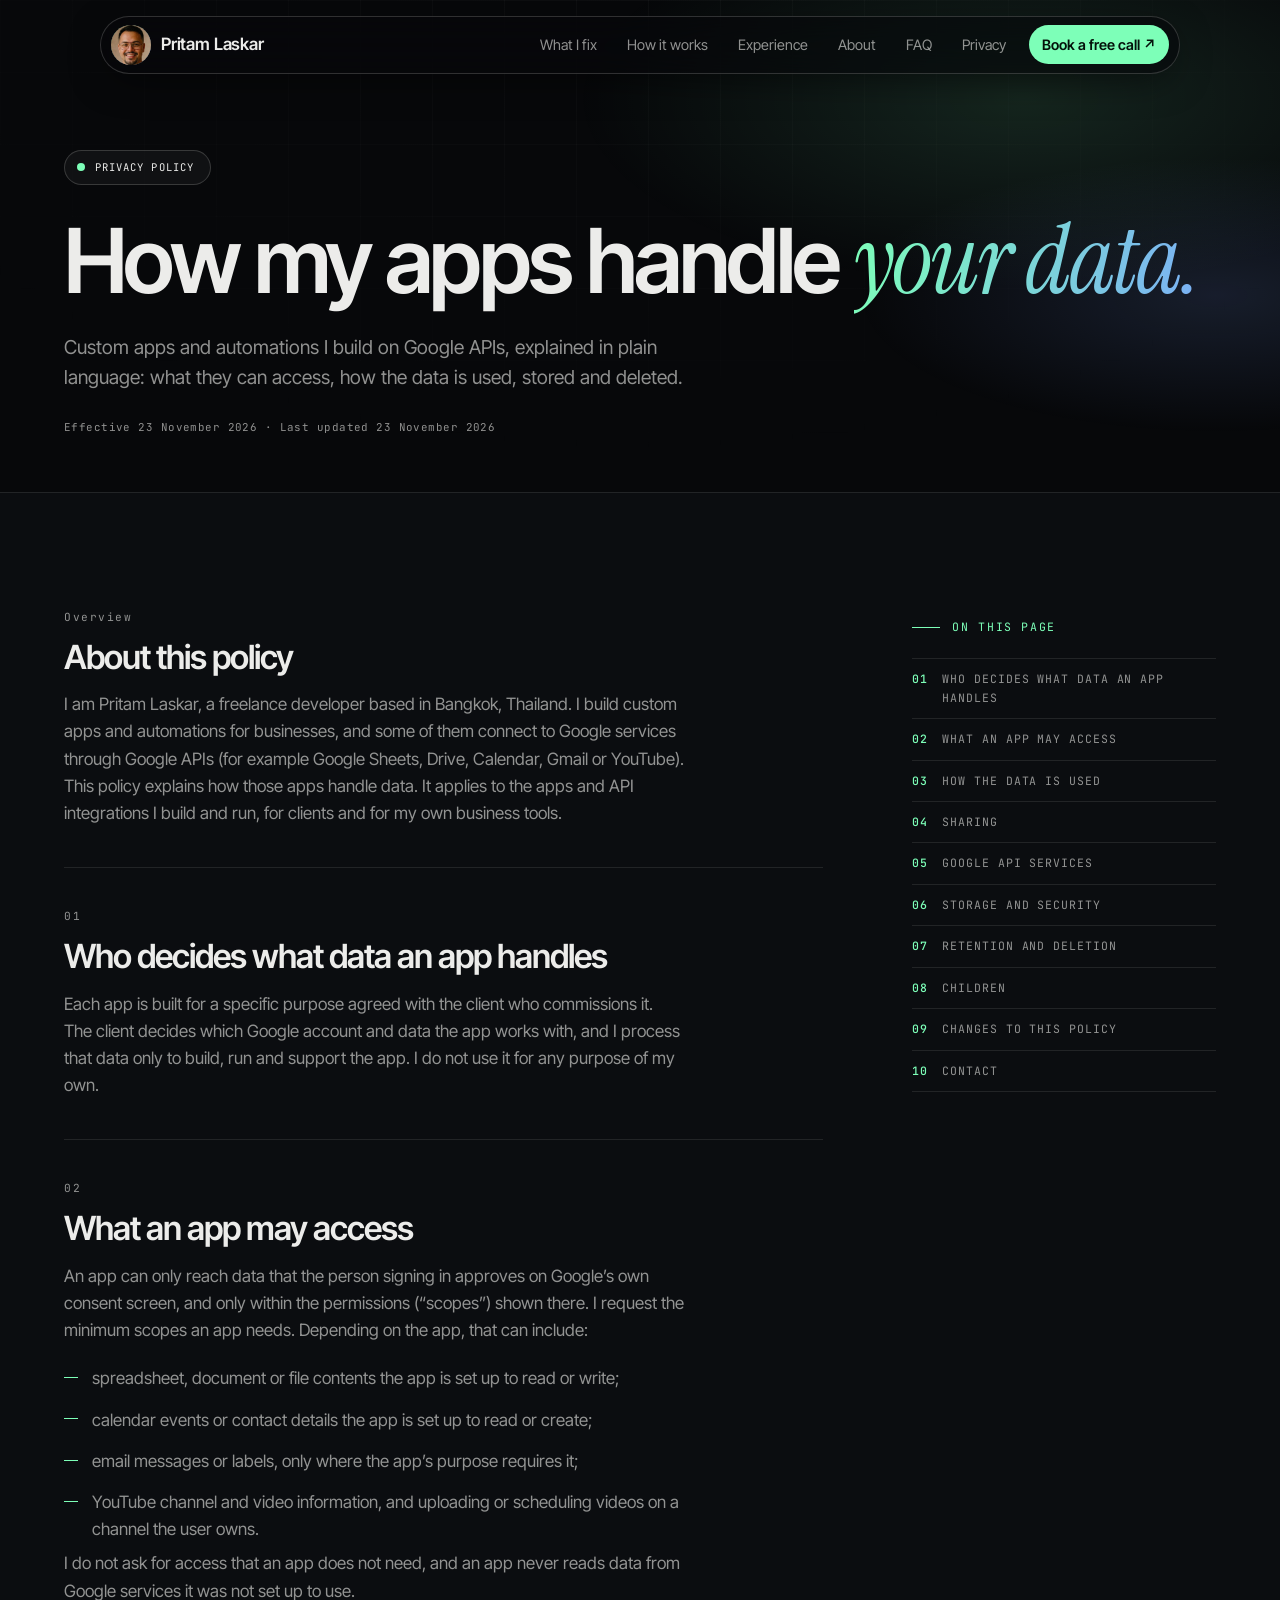
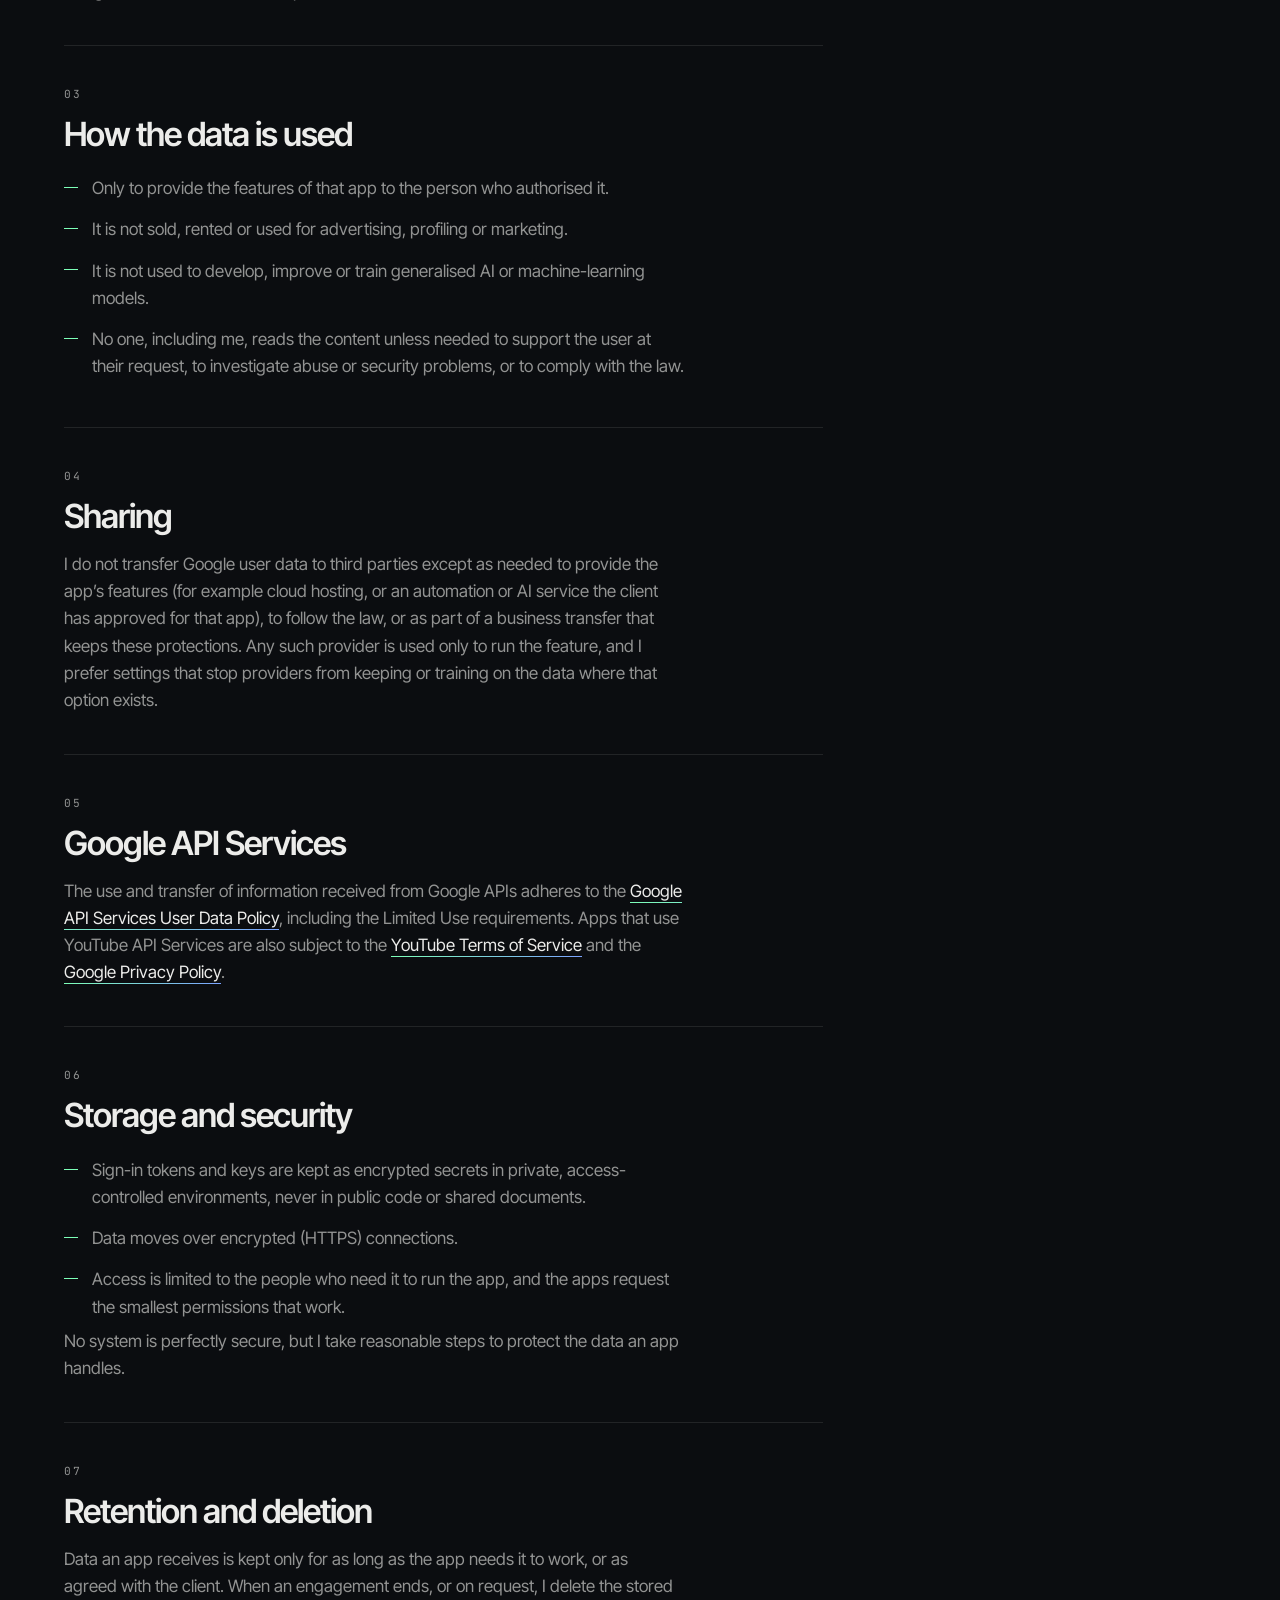
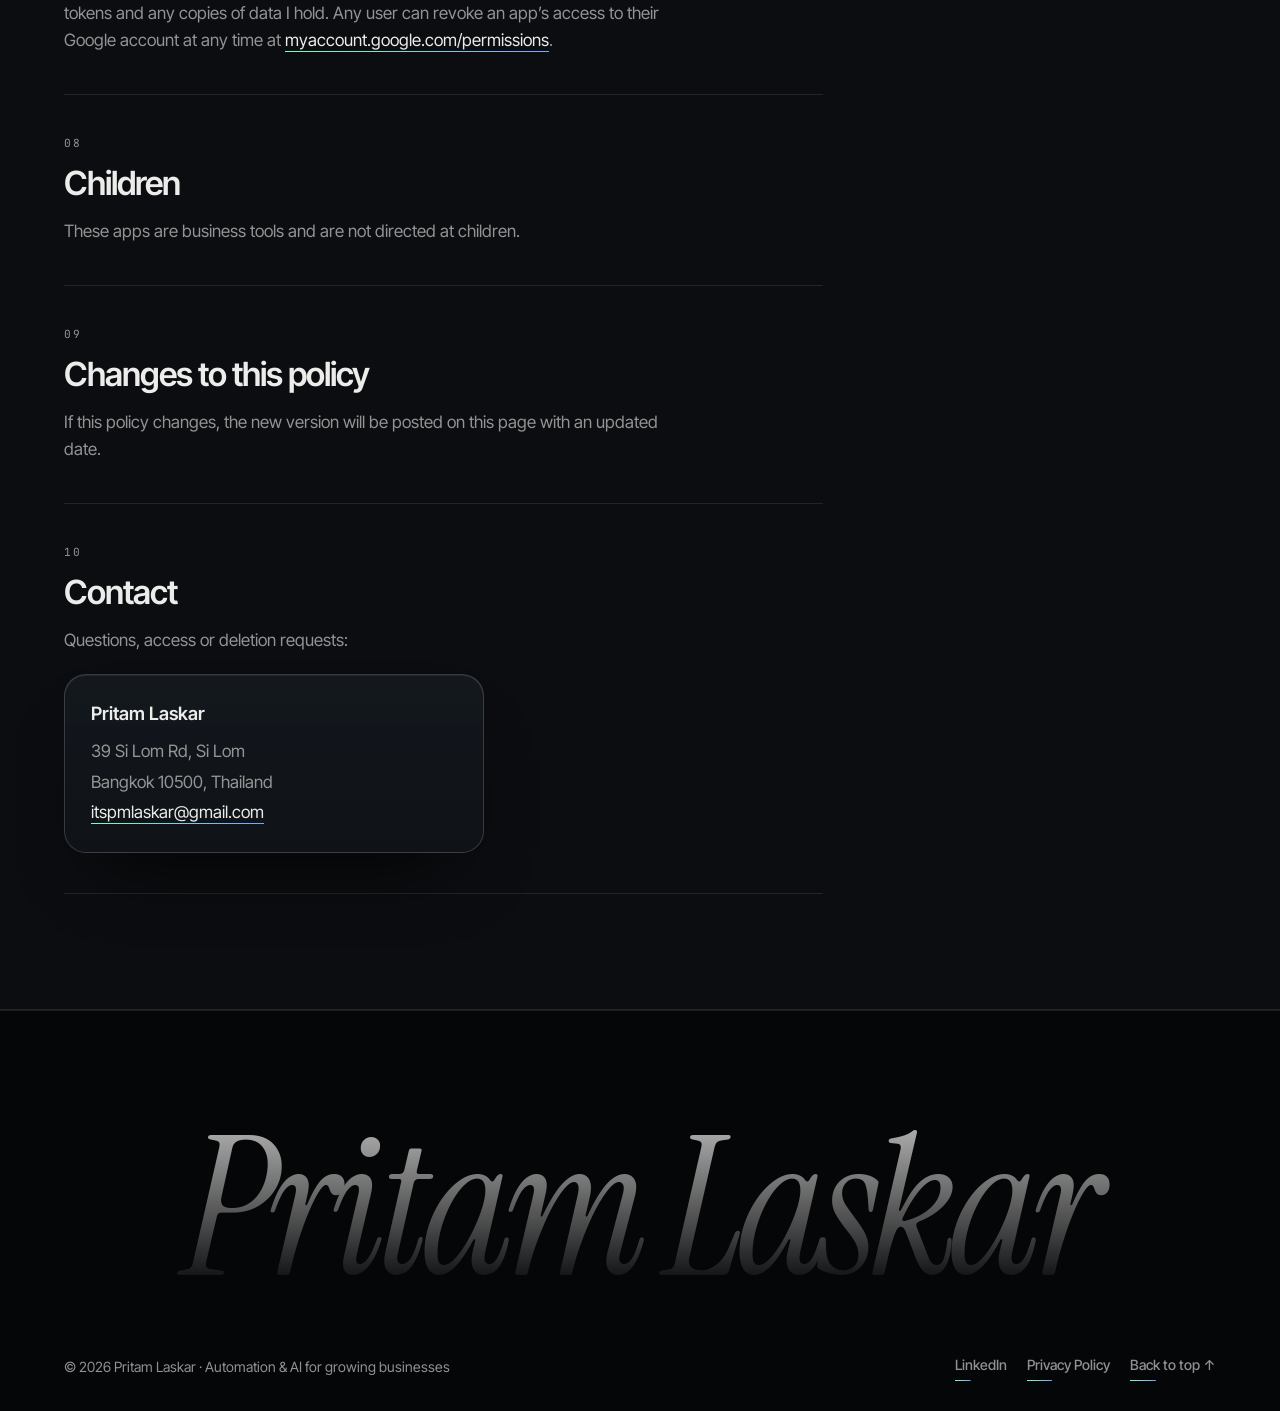
<file: privacy-policy.html>
<!DOCTYPE html>
<html lang="en">
<head>
<meta charset="UTF-8" />
<meta name="viewport" content="width=device-width, initial-scale=1.0" />
<title>Privacy Policy | Custom Apps using Google APIs | Pritam Laskar</title>
<meta name="description" content="How Pritam Laskar handles data in custom apps and automations built on Google APIs for clients: what is accessed, how it is used, stored and deleted." />
<meta name="theme-color" content="#07080a" />
<meta property="og:type" content="website" />
<meta property="og:title" content="Privacy Policy | Custom Apps using Google APIs | Pritam Laskar" />
<meta property="og:description" content="How custom apps and automations built on Google APIs handle data." />
<meta property="og:image" content="https://pritamlaskar.github.io/facecard.jpeg" />
<meta name="twitter:card" content="summary" />
<link rel="icon" href="data:image/svg+xml,%3Csvg xmlns='http://www.w3.org/2000/svg' viewBox='0 0 64 64'%3E%3Crect width='64' height='64' rx='16' fill='%2307080a'/%3E%3Cpath d='M14 44V20h13a8 8 0 010 16H14' fill='none' stroke='%237dffb8' stroke-width='5' stroke-linecap='round' stroke-linejoin='round'/%3E%3Ccircle cx='46' cy='44' r='4' fill='%237dffb8'/%3E%3C/svg%3E" />
<link rel="preconnect" href="https://fonts.googleapis.com" />
<link rel="preconnect" href="https://fonts.gstatic.com" crossorigin />
<link href="https://fonts.googleapis.com/css2?family=Instrument+Serif:ital@0;1&family=Inter+Tight:wght@300;400;500;600;700&family=JetBrains+Mono:wght@400;500&display=swap" rel="stylesheet" />
<link rel="stylesheet" href="styles.css?v=ai7" />
<style>
  /* policy page: uses the site's own tokens from styles.css */
  .pol-hero { position: relative; padding: 150px 0 56px; overflow: clip; isolation: isolate; }
  .pol-hero::before { content: ""; position: absolute; z-index: -1; inset: 0; background:
    radial-gradient(50% 55% at 80% 20%, color-mix(in oklab, var(--accent) 12%, transparent), transparent 70%),
    radial-gradient(40% 40% at 95% 60%, color-mix(in oklab, var(--blue) 14%, transparent), transparent 70%); }
  .pol-hero h1 { font-weight: 600; font-size: clamp(2.6rem, 7vw, 5.6rem); line-height: 1.02; letter-spacing: -.04em; margin: 26px 0 0; text-wrap: balance; }
  .pol-hero h1 em { font-size: 1.08em; letter-spacing: -.02em; background: linear-gradient(100deg, var(--accent), var(--blue) 60%, var(--accent)); background-size: 200% 100%;
    -webkit-background-clip: text; background-clip: text; -webkit-text-fill-color: transparent; color: transparent; animation: shimmer 6s linear infinite; }
  .pol-hero .fine { margin: 26px 0 0; }
  .pol { background: var(--bg-2); border-block: 1px solid var(--line); padding: clamp(60px, 9vw, 120px) 0; }
  .pol__grid { display: grid; grid-template-columns: minmax(0,1.5fr) minmax(220px,.6fr); gap: clamp(30px, 7vw, 100px); align-items: start; }
  .pol__toc { position: sticky; top: 120px; grid-column: 2; grid-row: 1; }
  .pol__body { grid-column: 1; grid-row: 1; }
  .pol__toc a { display: flex; gap: 14px; align-items: baseline; padding: 11px 0; border-bottom: 1px solid var(--line); color: var(--muted); font-family: var(--mono); font-size: .72rem; text-transform: uppercase; letter-spacing: .08em; transition: color .3s, padding .3s var(--ease); }
  .pol__toc li:first-child a { border-top: 1px solid var(--line); }
  .pol__toc a b { color: var(--accent); font-weight: 500; flex: none; }
  .pol__toc a:hover { color: var(--text); padding-left: 6px; }
  .pol__sec { padding: 40px 0; border-bottom: 1px solid var(--line); }
  .pol__sec:first-child { padding-top: 0; }
  .pol__n { font-family: var(--mono); font-size: .7rem; letter-spacing: .14em; color: var(--accent); margin-bottom: 12px; }
  .pol__sec h2 { font-weight: 600; font-size: clamp(1.5rem, 2.6vw, 2.15rem); letter-spacing: -.03em; line-height: 1.1; margin-bottom: 16px; text-wrap: balance; }
  .pol__sec p, .pol__sec li { color: var(--muted); max-width: 62ch; }
  .pol__sec p + p { margin-top: 12px; }
  .pol__sec ul { margin-top: 14px; }
  .pol__sec li { position: relative; padding: 7px 0 7px 28px; }
  .pol__sec li::before { content: ""; position: absolute; left: 0; top: 1.1em; width: 14px; height: 1px; background: var(--accent); }
  .pol__sec p a, .pol__sec address a { color: var(--text); background: linear-gradient(90deg, var(--accent), var(--blue)) left bottom / 100% 1px no-repeat; padding-bottom: 2px; transition: color .3s; }
  .pol__sec p a:hover, .pol__sec address a:hover { color: var(--accent); }
  .pol__card { margin-top: 20px; max-width: 420px; border: 1px solid var(--line-2); border-radius: 22px; padding: 24px 26px;
    background: linear-gradient(180deg, color-mix(in oklab, var(--panel-2) 90%, transparent), var(--panel)); box-shadow: 0 40px 80px -40px rgba(0,0,0,.9), inset 0 1px 0 color-mix(in oklab, var(--text) 8%, transparent); }
  .pol__card .pol__name { color: var(--text); font-weight: 600; font-size: 1.15rem; margin-bottom: 8px; }
  .pol__card address { font-style: normal; color: var(--muted); line-height: 1.8; }
  @media (max-width: 900px) { .pol__grid { grid-template-columns: 1fr; } .pol__body, .pol__toc { grid-column: 1; grid-row: auto; } .pol__toc { position: static; display: none; } .pol-hero { padding-top: 130px; } }
</style>
</head>
<body>

<div class="grid-bg" aria-hidden="true"></div>
<div class="cursor-glow" aria-hidden="true"></div>
<div class="progress" aria-hidden="true"></div>

<!-- NAV -->
<header class="nav" id="nav">
  <a class="nav__logo" href="/" aria-label="Pritam Laskar, home">
    <span class="nav__mark"><img src="facecard.jpeg" alt="" width="40" height="40" /></span>
    <span class="nav__name">Pritam Laskar</span>
  </a>
  <nav class="nav__links" id="navLinks" aria-label="Primary">
    <a href="/#solutions">What I fix</a>
    <a href="/#process">How it works</a>
    <a href="/#experience">Experience</a>
    <a href="/#about">About</a>
    <a href="/#faq">FAQ</a>
    <a href="privacy-policy.html">Privacy</a>
    <a href="/#book" class="nav__cta magnetic">Book a free call <span aria-hidden="true">↗</span></a>
  </nav>
  <button class="nav__toggle" id="navToggle" aria-label="Toggle menu" aria-expanded="false" aria-controls="navLinks"><span></span><span></span></button>
</header>

<main id="top">

<section class="pol-hero">
  <div class="wrap">
    <p class="eyebrow reveal"><span class="pip"></span> Privacy Policy</p>
    <h1 class="reveal d1">How my apps handle <em>your data.</em></h1>
    <p class="lede reveal d2">Custom apps and automations I build on Google APIs, explained in plain language: what they can access, how the data is used, stored and deleted.</p>
    <p class="fine reveal d3">Effective 23 November 2026 &middot; Last updated 23 November 2026</p>
  </div>
</section>

<section class="pol">
  <div class="wrap pol__grid">
    <aside class="pol__toc" aria-label="On this page">
      <p class="kicker">On this page</p>
      <ol>
          <li><a href="#p1"><b>01</b><span>Who decides what data an app handles</span></a></li>
          <li><a href="#p2"><b>02</b><span>What an app may access</span></a></li>
          <li><a href="#p3"><b>03</b><span>How the data is used</span></a></li>
          <li><a href="#p4"><b>04</b><span>Sharing</span></a></li>
          <li><a href="#p5"><b>05</b><span>Google API Services</span></a></li>
          <li><a href="#p6"><b>06</b><span>Storage and security</span></a></li>
          <li><a href="#p7"><b>07</b><span>Retention and deletion</span></a></li>
          <li><a href="#p8"><b>08</b><span>Children</span></a></li>
          <li><a href="#p9"><b>09</b><span>Changes to this policy</span></a></li>
          <li><a href="#p10"><b>10</b><span>Contact</span></a></li>
      </ol>
    </aside>
    <article class="pol__body">
      <section class="pol__sec reveal" id="p0">
        <p class="pol__n">Overview</p>
        <h2>About this policy</h2>
        <p>I am Pritam Laskar, a freelance developer based in Bangkok, Thailand. I build custom apps and automations for businesses, and some of them connect to Google services through Google APIs (for example Google Sheets, Drive, Calendar, Gmail or YouTube). This policy explains how those apps handle data. It applies to the apps and API integrations I build and run, for clients and for my own business tools.</p>
      </section>
        <section class="pol__sec reveal" id="p1">
          <p class="pol__n">01</p>
          <h2>Who decides what data an app handles</h2>
      <p>Each app is built for a specific purpose agreed with the client who commissions it. The client decides which Google account and data the app works with, and I process that data only to build, run and support the app. I do not use it for any purpose of my own.</p>
        </section>
        <section class="pol__sec reveal" id="p2">
          <p class="pol__n">02</p>
          <h2>What an app may access</h2>
      <p>An app can only reach data that the person signing in approves on Google&rsquo;s own consent screen, and only within the permissions (&ldquo;scopes&rdquo;) shown there. I request the minimum scopes an app needs. Depending on the app, that can include:</p>
      <ul>
        <li>spreadsheet, document or file contents the app is set up to read or write;</li>
        <li>calendar events or contact details the app is set up to read or create;</li>
        <li>email messages or labels, only where the app&rsquo;s purpose requires it;</li>
        <li>YouTube channel and video information, and uploading or scheduling videos on a channel the user owns.</li>
      </ul>
      <p>I do not ask for access that an app does not need, and an app never reads data from Google services it was not set up to use.</p>
        </section>
        <section class="pol__sec reveal" id="p3">
          <p class="pol__n">03</p>
          <h2>How the data is used</h2>
      <ul>
        <li>Only to provide the features of that app to the person who authorised it.</li>
        <li>It is not sold, rented or used for advertising, profiling or marketing.</li>
        <li>It is not used to develop, improve or train generalised AI or machine-learning models.</li>
        <li>No one, including me, reads the content unless needed to support the user at their request, to investigate abuse or security problems, or to comply with the law.</li>
      </ul>
        </section>
        <section class="pol__sec reveal" id="p4">
          <p class="pol__n">04</p>
          <h2>Sharing</h2>
      <p>I do not transfer Google user data to third parties except as needed to provide the app&rsquo;s features (for example cloud hosting, or an automation or AI service the client has approved for that app), to follow the law, or as part of a business transfer that keeps these protections. Any such provider is used only to run the feature, and I prefer settings that stop providers from keeping or training on the data where that option exists.</p>
        </section>
        <section class="pol__sec reveal" id="p5">
          <p class="pol__n">05</p>
          <h2>Google API Services</h2>
      <p>The use and transfer of information received from Google APIs adheres to the <a href="https://developers.google.com/terms/api-services-user-data-policy" rel="noopener">Google API Services User Data Policy</a>, including the Limited Use requirements. Apps that use YouTube API Services are also subject to the <a href="https://www.youtube.com/t/terms" rel="noopener">YouTube Terms of Service</a> and the <a href="https://policies.google.com/privacy" rel="noopener">Google Privacy Policy</a>.</p>
        </section>
        <section class="pol__sec reveal" id="p6">
          <p class="pol__n">06</p>
          <h2>Storage and security</h2>
      <ul>
        <li>Sign-in tokens and keys are kept as encrypted secrets in private, access-controlled environments, never in public code or shared documents.</li>
        <li>Data moves over encrypted (HTTPS) connections.</li>
        <li>Access is limited to the people who need it to run the app, and the apps request the smallest permissions that work.</li>
      </ul>
      <p>No system is perfectly secure, but I take reasonable steps to protect the data an app handles.</p>
        </section>
        <section class="pol__sec reveal" id="p7">
          <p class="pol__n">07</p>
          <h2>Retention and deletion</h2>
      <p>Data an app receives is kept only for as long as the app needs it to work, or as agreed with the client. When an engagement ends, or on request, I delete the stored tokens and any copies of data I hold. Any user can revoke an app&rsquo;s access to their Google account at any time at <a href="https://myaccount.google.com/permissions" rel="noopener">myaccount.google.com/permissions</a>.</p>
        </section>
        <section class="pol__sec reveal" id="p8">
          <p class="pol__n">08</p>
          <h2>Children</h2>
      <p>These apps are business tools and are not directed at children.</p>
        </section>
        <section class="pol__sec reveal" id="p9">
          <p class="pol__n">09</p>
          <h2>Changes to this policy</h2>
      <p>If this policy changes, the new version will be posted on this page with an updated date.</p>
        </section>
        <section class="pol__sec reveal" id="p10">
          <p class="pol__n">10</p>
          <h2>Contact</h2>
      <p>Questions, access or deletion requests:</p>
      <div class="pol__card">
        <p class="pol__name">Pritam Laskar</p>
        <address>
          39 Si Lom Rd, Si Lom<br />
          Bangkok 10500, Thailand<br />
          <a href="mailto:itspmlaskar@gmail.com">itspmlaskar@gmail.com</a>
        </address>
      </div>
        </section>
    </article>
  </div>
</section>

</main>

<footer class="footer">
  <div class="wrap footer__in">
    <div class="footer__big" aria-hidden="true">Pritam&nbsp;Laskar</div>
    <div class="footer__row">
      <span>© <span id="year">2026</span> Pritam Laskar · Automation &amp; AI for growing businesses</span>
      <span class="socials">
        <a href="https://www.linkedin.com/in/pritamlaskar/" target="_blank" rel="noopener">LinkedIn</a>
        <a href="privacy-policy.html">Privacy Policy</a>
        <a href="#top">Back to top ↑</a>
      </span>
    </div>
  </div>
</footer>

<script src="main.js?v=ai7" defer></script>
</body>
</html>
</file>
<file: styles.css>
/* ==========================================================================
   Pritam Laskar | AI & Automation Specialist
   Precision / signal theme
   ========================================================================== */

@property --angle { syntax: "<angle>"; initial-value: 0deg; inherits: false; }

:root {
  --bg:      #07080a;
  --bg-2:    #0b0d10;
  --panel:   #0f1216;
  --panel-2: #151a20;
  --text:    #ececea;
  --muted:   color-mix(in oklab, var(--text) 60%, transparent);
  --line:    color-mix(in oklab, var(--text) 10%, transparent);
  --line-2:  color-mix(in oklab, var(--text) 18%, transparent);
  --accent:  #7dffb8;
  --blue:    #7aa2ff;
  --warn:    #ffc46b;

  --serif: "Instrument Serif", "Times New Roman", serif;
  --sans:  "Inter Tight", system-ui, -apple-system, "Segoe UI", sans-serif;
  --mono:  "JetBrains Mono", ui-monospace, Menlo, monospace;

  --gutter: clamp(20px, 5vw, 64px);
  --max: 1240px;
  --ease: cubic-bezier(.2,.8,.2,1);
}

*, *::before, *::after { box-sizing: border-box; }
html { overflow-x: clip; scroll-behavior: smooth; scroll-padding-top: 84px; -webkit-text-size-adjust: 100%; }
body { margin: 0; background: var(--bg); color: var(--text); font-family: var(--sans); font-size: 17px; line-height: 1.6; overflow-x: hidden; -webkit-font-smoothing: antialiased; text-rendering: optimizeLegibility; }
img { max-width: 100%; display: block; }
a { color: inherit; text-decoration: none; }
h1, h2, h3, h4, p, ol, ul, dl, dd, figure { margin: 0; padding: 0; }
ul, ol { list-style: none; }
em { font-family: var(--serif); font-style: italic; font-weight: 400; }
::selection { background: var(--accent); color: #04120a; }
:focus-visible { outline: 2px solid var(--accent); outline-offset: 4px; border-radius: 6px; }
.wrap { width: min(100% - 2 * var(--gutter), var(--max)); margin-inline: auto; }
.center { text-align: center; }
.mono, .kicker, .eyebrow, .card__n, .step__n, .job__meta, .chips li, .flowchips span, .stage__bar, .stage__log, .fine, .plist span, .slide figcaption span, .about__tag { font-family: var(--mono); font-size: .72rem; letter-spacing: .04em; }

/* ----- background grid + glow ----- */
.grid-bg { position: fixed; inset: 0; z-index: -2; pointer-events: none;
  background-image: linear-gradient(var(--line) 1px, transparent 1px), linear-gradient(90deg, var(--line) 1px, transparent 1px);
  background-size: 72px 72px; opacity: .35;
  -webkit-mask-image: radial-gradient(70% 55% at 50% 0%, #000, transparent); mask-image: radial-gradient(70% 55% at 50% 0%, #000, transparent); }
.cursor-glow { position: fixed; top: 0; left: 0; z-index: -1; width: 600px; height: 600px; margin: -300px 0 0 -300px; border-radius: 50%; pointer-events: none; opacity: 0; transition: opacity .6s;
  background: radial-gradient(closest-side, color-mix(in oklab, var(--accent) 14%, transparent), transparent); filter: blur(30px); will-change: transform; }
body.has-pointer .cursor-glow { opacity: 1; }
.progress { position: fixed; top: 0; left: 0; height: 2px; width: 100%; z-index: 100; background: linear-gradient(90deg, var(--accent), var(--blue)); transform-origin: 0 50%; transform: scaleX(0); }
@supports (animation-timeline: scroll()) {
  .progress { animation: grow linear both; animation-timeline: scroll(root); }
  @keyframes grow { to { transform: scaleX(1); } }
}

/* ----- type helpers ----- */
.kicker { display: inline-flex; align-items: center; gap: 12px; color: var(--accent); text-transform: uppercase; letter-spacing: .14em; margin-bottom: 22px; }
.kicker::before { content: ""; width: 28px; height: 1px; background: currentColor; }
.h2 { font-weight: 600; font-size: clamp(2.1rem, 5vw, 4.2rem); line-height: 1.02; letter-spacing: -.035em; text-wrap: balance; }
.h2 em { font-size: 1.1em; letter-spacing: -.02em; background: linear-gradient(100deg, var(--accent), var(--blue)); -webkit-background-clip: text; background-clip: text; color: transparent; padding-right: .06em; }
.h2--xl { font-size: clamp(2.8rem, 8vw, 7rem); }
.lede { color: var(--muted); font-size: clamp(1.05rem, 1.5vw, 1.22rem); max-width: 58ch; margin-top: 22px; text-wrap: pretty; }
.head { margin-bottom: clamp(36px, 6vw, 72px); }
.head.center .lede { margin-inline: auto; }
.fine { color: var(--muted); font-size: .68rem; margin-bottom: 22px; }

/* ----- buttons ----- */
.btn { position: relative; display: inline-flex; align-items: center; gap: 12px; padding: 15px 24px; border-radius: 999px; font-weight: 600; font-size: .97rem; transition: transform .35s var(--ease), box-shadow .35s var(--ease), background .35s, border-color .35s; }
.btn i { font-style: normal; display: grid; place-items: center; width: 26px; height: 26px; border-radius: 50%; transition: transform .4s var(--ease); }
.btn:hover i { transform: rotate(45deg); }
.btn--solid { color: #04120a; background: var(--accent); box-shadow: 0 10px 40px -12px color-mix(in oklab, var(--accent) 70%, transparent); }
.btn--solid i { background: rgba(4,18,10,.14); }
.btn--solid:hover { box-shadow: 0 16px 52px -8px color-mix(in oklab, var(--accent) 80%, transparent); }
.btn--ghost { border: 1px solid var(--line-2); background: color-mix(in oklab, var(--text) 4%, transparent); backdrop-filter: blur(10px); }
.btn--ghost i { background: color-mix(in oklab, var(--text) 12%, transparent); }
.btn--ghost:hover { border-color: var(--accent); background: color-mix(in oklab, var(--accent) 8%, transparent); }
.magnetic { will-change: transform; }

/* ----- reveal ----- */
.reveal { opacity: 0; transform: translateY(28px); filter: blur(5px); transition: opacity .85s var(--ease), transform .85s var(--ease), filter .85s var(--ease); }
.reveal.in { opacity: 1; transform: none; filter: none; }
.d1 { transition-delay: .08s; } .d2 { transition-delay: .16s; } .d3 { transition-delay: .24s; } .d4 { transition-delay: .32s; }

/* ==========================================================================
   NAV
   ========================================================================== */
.nav { position: fixed; z-index: 80; top: 16px; left: 50%; translate: -50% 0; width: min(100% - 28px, 1080px); display: flex; align-items: center; justify-content: space-between; gap: 20px; padding: 8px 10px 8px 10px; border-radius: 999px;
  background: color-mix(in oklab, var(--bg) 62%, transparent); backdrop-filter: blur(18px) saturate(1.4); border: 1px solid var(--line-2); box-shadow: 0 10px 40px -12px rgba(0,0,0,.7); transition: transform .5s var(--ease); }
.nav.hide { transform: translateY(-140%); }
.nav__logo { display: flex; align-items: center; gap: 10px; font-weight: 600; letter-spacing: -.01em; }
.nav__mark { display: block; width: 40px; height: 40px; border-radius: 50%; overflow: hidden; padding: 2px; background: linear-gradient(135deg, var(--accent), var(--blue)); }
.nav__mark img { width: 100%; height: 100%; border-radius: 50%; object-fit: cover; object-position: 50% 20%; transform: scale(1.5); transform-origin: 50% 32%; background: var(--panel); }
.nav__links { display: flex; align-items: center; gap: 4px; }
.nav__links a { padding: 8px 13px; border-radius: 999px; font-size: .9rem; color: var(--muted); transition: color .3s, background .3s; }
.nav__links a:hover { color: var(--text); background: color-mix(in oklab, var(--text) 8%, transparent); }
.nav__links .nav__cta { color: #04120a; background: var(--accent); font-weight: 600; margin-left: 6px; }
.nav__links .nav__cta:hover { background: #fff; color: #04120a; }
.nav__toggle { display: none; width: 42px; height: 42px; border-radius: 50%; border: 1px solid var(--line-2); background: transparent; position: relative; cursor: pointer; }
.nav__toggle span { position: absolute; left: 12px; right: 12px; height: 2px; background: var(--text); transition: transform .35s var(--ease), top .35s var(--ease); }
.nav__toggle span:first-child { top: 17px; } .nav__toggle span:last-child { top: 23px; }
.nav__toggle[aria-expanded="true"] span:first-child { top: 20px; transform: rotate(45deg); }
.nav__toggle[aria-expanded="true"] span:last-child { top: 20px; transform: rotate(-45deg); }

/* ==========================================================================
   HERO
   ========================================================================== */
.hero { position: relative; padding: 140px 0 80px; overflow: clip; isolation: isolate; }
.hero::before { content: ""; position: absolute; z-index: -1; inset: 0; background:
  radial-gradient(50% 45% at 78% 30%, color-mix(in oklab, var(--accent) 12%, transparent), transparent 70%),
  radial-gradient(40% 40% at 90% 70%, color-mix(in oklab, var(--blue) 14%, transparent), transparent 70%); }
.hero__inner { width: min(100% - 2 * var(--gutter), var(--max)); margin-inline: auto; display: grid; grid-template-columns: 1.05fr .95fr; gap: clamp(28px, 5vw, 72px); align-items: center; }
.eyebrow { display: inline-flex; align-items: center; gap: 10px; padding: 8px 16px 8px 12px; border-radius: 999px; border: 1px solid var(--line-2); background: color-mix(in oklab, var(--text) 4%, transparent); text-transform: uppercase; letter-spacing: .1em; font-size: .66rem; }
.pip { width: 8px; height: 8px; border-radius: 50%; background: var(--accent); box-shadow: 0 0 0 0 var(--accent); animation: ping 2s infinite; }
@keyframes ping { 70% { box-shadow: 0 0 0 10px transparent; } 100% { box-shadow: 0 0 0 0 transparent; } }
.hero__h1 { font-weight: 600; font-size: clamp(2.2rem, 4.5vw, 4.3rem); line-height: 1.04; text-wrap: balance; letter-spacing: -.04em; margin: 28px 0; }
.hero__h1 .line { display: block; overflow: hidden; padding-bottom: .16em; margin-bottom: -.16em; }
.hero__h1 .line__in { display: block; transform: translateY(110%) rotate(2deg); transform-origin: 0 100%; animation: rise 1.1s var(--ease) forwards; }
.hero__h1 .line:nth-child(2) .line__in { animation-delay: .12s; }
@keyframes rise { to { transform: none; } }
.hero__h1 em { font-size: 1.08em; letter-spacing: -.02em; background: linear-gradient(100deg, var(--accent), var(--blue) 60%, var(--accent)); background-size: 200% 100%; -webkit-background-clip: text; background-clip: text; color: transparent; animation: shimmer 7s linear infinite; padding-right: .06em; }
@keyframes shimmer { to { background-position: -200% 0; } }
.hero__sub { color: var(--muted); font-size: clamp(1.05rem, 1.5vw, 1.25rem); max-width: 52ch; text-wrap: pretty; }
.hero__actions { display: flex; flex-wrap: wrap; gap: 14px; margin-top: 34px; }
.hero__facts { display: flex; flex-wrap: wrap; gap: 14px 40px; margin-top: 48px; padding-top: 24px; border-top: 1px solid var(--line); }
.hero__facts dt { font-family: var(--serif); font-size: 1.9rem; line-height: 1; }
.hero__facts dd { font-family: var(--mono); text-transform: uppercase; letter-spacing: .1em; font-size: .62rem; color: var(--muted); margin-top: 6px; }

/* stage: workflow canvas */
.hero__stage { position: relative; width: 100%; max-width: 560px; margin-inline: auto; }
.stage__card { position: relative; border-radius: 22px; border: 1px solid var(--line-2); background: linear-gradient(180deg, color-mix(in oklab, var(--panel-2) 90%, transparent), var(--panel));
  box-shadow: 0 50px 90px -40px rgba(0,0,0,.9), inset 0 1px 0 color-mix(in oklab, var(--text) 8%, transparent); overflow: hidden; }
.stage__card::before { content: ""; position: absolute; inset: 0; opacity: .5; pointer-events: none; background-image: radial-gradient(color-mix(in oklab, var(--text) 14%, transparent) 1px, transparent 1px); background-size: 22px 22px; }
.stage__bar { position: relative; display: flex; align-items: center; justify-content: space-between; gap: 12px; padding: 14px 18px; border-bottom: 1px solid var(--line); color: var(--muted); }
.dots { display: flex; gap: 6px; } .dots i { width: 9px; height: 9px; border-radius: 50%; background: var(--line-2); }
.live { display: inline-flex; align-items: center; gap: 8px; color: var(--accent); } .live i { width: 7px; height: 7px; border-radius: 50%; background: var(--accent); animation: blink 1.4s infinite; }
@keyframes blink { 50% { opacity: .25; } }
.stage__id { position: absolute; right: -4%; top: -5%; display: flex; align-items: center; gap: 12px; padding: 10px 16px 10px 10px; border-radius: 16px; background: color-mix(in oklab, var(--bg) 78%, transparent); border: 1px solid var(--line-2); backdrop-filter: blur(14px); box-shadow: 0 24px 40px -16px rgba(0,0,0,.8); animation: floaty 6s ease-in-out infinite; }
.stage__id img { width: 46px; height: 46px; border-radius: 12px; object-fit: cover; object-position: 50% 20%; }
.stage__id strong { display: block; font-size: .92rem; line-height: 1.2; } .stage__id span { font-family: var(--mono); font-size: .62rem; color: var(--muted); }
@keyframes floaty { 50% { transform: translateY(-10px); } }

/* ==========================================================================
   MARQUEE + TRUST
   ========================================================================== */
.marquee { overflow: hidden; border-block: 1px solid var(--line); background: var(--bg-2); padding: 22px 0; }
.marquee__track { display: flex; width: max-content; gap: 34px; align-items: center; animation: marquee 40s linear infinite; font-family: var(--mono); font-size: .95rem; letter-spacing: .04em; text-transform: uppercase; color: color-mix(in oklab, var(--text) 70%, transparent); white-space: nowrap; }
.marquee__track i { width: 5px; height: 5px; border-radius: 50%; background: var(--accent); }
.marquee:hover .marquee__track { animation-play-state: paused; }
@keyframes marquee { to { transform: translateX(-50%); } }
.trust { padding: 44px 0; border-bottom: 1px solid var(--line); }
.trust__in { display: flex; align-items: center; gap: 28px 44px; flex-wrap: wrap; }
.trust .mono { color: var(--muted); text-transform: uppercase; letter-spacing: .14em; }
.trust__list { display: flex; flex-wrap: wrap; gap: 14px 34px; font-family: var(--serif); font-size: clamp(1.15rem, 1.8vw, 1.5rem); color: color-mix(in oklab, var(--text) 85%, transparent); }
.trust__list a { display: inline-flex; align-items: center; gap: 10px; transition: color .3s; }
.trust__list a:hover { color: var(--accent); }
.trust__list img { width: 28px; height: 28px; border-radius: 8px; object-fit: cover; border: 1px solid var(--line-2); }
.trust__list small { font-family: var(--mono); font-size: .6rem; padding: 3px 7px; border-radius: 6px; border: 1px solid var(--accent); color: var(--accent); vertical-align: middle; letter-spacing: .06em; }

/* ==========================================================================
   STATEMENT
   ========================================================================== */
.statement { padding: clamp(90px, 13vw, 170px) 0; }
.statement__h { font-weight: 600; font-size: clamp(2.2rem, 6vw, 5rem); line-height: 1; letter-spacing: -.04em; max-width: 16ch; text-wrap: balance; }
.statement__h em { font-size: 1.1em; background: linear-gradient(100deg, var(--accent), var(--blue)); -webkit-background-clip: text; background-clip: text; color: transparent; }
.statement__cols { display: grid; grid-template-columns: 1fr 1fr; gap: clamp(24px, 6vw, 90px); margin-top: clamp(40px, 6vw, 76px); max-width: 960px; color: var(--muted); font-size: 1.08rem; }

/* ==========================================================================
   SERVICES BENTO
   ========================================================================== */
.services { padding: clamp(70px, 10vw, 140px) 0; background: linear-gradient(180deg, transparent, var(--bg-2) 20%, var(--bg-2) 80%, transparent); }
.bento { display: grid; grid-template-columns: repeat(3, 1fr); gap: 18px; }
.card { --mx: 50%; --my: 50%; position: relative; padding: 30px 28px 28px; border-radius: 22px; overflow: hidden; isolation: isolate; border: 1px solid var(--line); background: color-mix(in oklab, var(--panel) 90%, transparent); transition: border-color .4s, transform .25s ease-out, opacity .85s var(--ease), filter .85s var(--ease); transform-style: preserve-3d; }
.card::before { content: ""; position: absolute; inset: 0; z-index: -1; opacity: 0; transition: opacity .4s; background: radial-gradient(380px circle at var(--mx) var(--my), color-mix(in oklab, var(--accent) 16%, transparent), transparent 70%); }
.card:hover::before { opacity: 1; }
.card:hover { border-color: color-mix(in oklab, var(--accent) 40%, var(--line)); }
.card__n { color: var(--accent); }
.card h3 { font-family: var(--serif); font-weight: 400; font-size: clamp(1.7rem, 2.3vw, 2.15rem); line-height: 1.05; margin: 36px 0 12px; letter-spacing: -.01em; }
.card p { color: var(--muted); font-size: .98rem; max-width: 52ch; }
.chips { display: flex; flex-wrap: wrap; gap: 8px; margin-top: 22px; }
.chips li { padding: 6px 11px; border-radius: 999px; border: 1px solid var(--line-2); color: color-mix(in oklab, var(--text) 82%, transparent); text-transform: none; letter-spacing: .02em; font-size: .7rem; transition: background .3s, color .3s, border-color .3s, transform .3s var(--ease); }
.chips li:hover { background: var(--accent); color: #04120a; border-color: var(--accent); transform: translateY(-2px); }

/* ==========================================================================
   EXAMPLES
   ========================================================================== */
.examples { padding: clamp(70px, 10vw, 140px) 0; }
.ex-grid { display: grid; grid-template-columns: repeat(3, 1fr); gap: 18px; }
.ex { padding: 26px; border-radius: 20px; border: 1px solid var(--line); background: linear-gradient(180deg, var(--panel), transparent); transition: border-color .4s, transform .5s var(--ease), opacity .85s var(--ease), filter .85s var(--ease); }
.ex:hover { border-color: color-mix(in oklab, var(--blue) 50%, var(--line)); transform: translateY(-4px); }
.ex h3 { font-weight: 600; font-size: 1.12rem; letter-spacing: -.01em; }
.flowchips { display: flex; flex-wrap: wrap; align-items: center; gap: 6px; margin: 18px 0; }
.flowchips span { padding: 6px 10px; border-radius: 8px; background: var(--panel-2); border: 1px solid var(--line-2); }
.flowchips span.ai { border-color: color-mix(in oklab, var(--accent) 55%, transparent); color: var(--accent); }
.flowchips b { color: color-mix(in oklab, var(--text) 40%, transparent); font-weight: 400; }
.ex p { color: var(--muted); font-size: .95rem; }

/* ==========================================================================
   PROCESS
   ========================================================================== */
.process { padding: clamp(70px, 10vw, 140px) 0; background: var(--bg-2); border-block: 1px solid var(--line); }
.steps { display: grid; grid-template-columns: repeat(4, 1fr); gap: 0; position: relative; }
.steps::before { content: ""; position: absolute; left: 0; right: 0; top: 27px; height: 1px; background: repeating-linear-gradient(90deg, var(--line-2) 0 6px, transparent 6px 12px); }
.step { position: relative; padding-right: 28px; }
.step__n { display: grid; place-items: center; width: 54px; height: 54px; border-radius: 50%; background: var(--bg-2); border: 1px solid var(--accent); color: var(--accent); position: relative; box-shadow: 0 0 0 8px var(--bg-2); }
.step h3 { font-family: var(--serif); font-weight: 400; font-size: 2.1rem; margin: 28px 0 10px; }
.step p { color: var(--muted); font-size: .98rem; }


/* before / after panel */
.stage__card { padding-bottom: 20px; }
.ba { position: relative; display: grid; grid-template-columns: 1fr 1fr; gap: 14px; padding: 18px; }
.ba__col { padding: 18px 16px; border-radius: 16px; border: 1px solid var(--line); background: color-mix(in oklab, var(--bg) 55%, transparent); }
.ba__col h3 { font-family: var(--mono); font-weight: 500; font-size: .68rem; text-transform: uppercase; letter-spacing: .14em; margin-bottom: 14px; }
.ba__col--before h3 { color: var(--warn); }
.ba__col--after { border-color: color-mix(in oklab, var(--accent) 45%, transparent); box-shadow: 0 0 40px -14px color-mix(in oklab, var(--accent) 45%, transparent); }
.ba__col--after h3 { color: var(--accent); }
.ba__col li { position: relative; padding-left: 26px; font-size: .9rem; line-height: 1.4; margin-bottom: 14px; }
.ba__col li:last-child { margin-bottom: 0; }
.ba__col--before li { color: var(--muted); }
.ba__col--before li::before { content: "×"; position: absolute; left: 0; top: -1px; width: 18px; height: 18px; border-radius: 50%; display: grid; place-items: center; font-size: .85rem; line-height: 1; color: var(--warn); border: 1px solid color-mix(in oklab, var(--warn) 50%, transparent); }
.ba__col--after li { color: var(--text); opacity: .3; animation: tick 9s infinite; animation-delay: calc(var(--i) * .8s); }
.ba__col--after li::before { content: "✓"; position: absolute; left: 0; top: -1px; width: 18px; height: 18px; border-radius: 50%; display: grid; place-items: center; font-size: .72rem; font-weight: 700; color: #04120a; background: var(--accent); }
@keyframes tick { 0%, 4% { opacity: .3; transform: translateX(-6px); } 12%, 90% { opacity: 1; transform: none; } 97%, 100% { opacity: .3; } }
.ba__foot { position: relative; padding: 4px 20px 0; text-align: center; font-family: var(--serif); font-style: italic; font-size: 1.15rem; color: color-mix(in oklab, var(--text) 85%, transparent); }

/* problems */
.problems { padding: clamp(80px, 11vw, 150px) 0 clamp(50px, 7vw, 90px); }
.pains { display: grid; grid-template-columns: repeat(3, 1fr); gap: 18px; }
.pain { padding: 28px; border-radius: 20px; border: 1px solid var(--line); background: linear-gradient(180deg, var(--panel), transparent); transition: border-color .4s, transform .5s var(--ease), opacity .85s var(--ease), filter .85s var(--ease); }
.pain:hover { border-color: color-mix(in oklab, var(--accent) 40%, var(--line)); transform: translateY(-4px); }
.pain__q { font-family: var(--serif); font-size: clamp(1.35rem, 1.9vw, 1.6rem); line-height: 1.2; color: var(--text); }
.pain__a { margin-top: 18px; padding-top: 18px; border-top: 1px dashed var(--line-2); color: var(--muted); font-size: .97rem; }
.pain__a span { display: block; font-family: var(--mono); text-transform: uppercase; letter-spacing: .12em; font-size: .64rem; color: var(--accent); margin-bottom: 6px; }

/* outcome cards */
.card__tools { margin-top: 22px !important; font-family: var(--mono); font-size: .68rem !important; letter-spacing: .02em; color: color-mix(in oklab, var(--text) 45%, transparent) !important; }
.ex__flow { margin-top: 12px; }

/* faq */
.faq { padding: clamp(70px, 10vw, 140px) 0; background: var(--bg-2); border-block: 1px solid var(--line); }
.faq__grid { display: grid; grid-template-columns: .8fr 1.2fr; gap: clamp(30px, 7vw, 100px); align-items: start; }
.faq__grid > div:first-child { position: sticky; top: 120px; }
.faq__list details { border-bottom: 1px solid var(--line); padding: 4px 0; }
.faq__list details:first-child { border-top: 1px solid var(--line); }
.faq__list summary { cursor: pointer; list-style: none; display: flex; justify-content: space-between; align-items: center; gap: 20px; padding: 20px 0; font-weight: 600; font-size: 1.12rem; letter-spacing: -.01em; }
.faq__list summary::-webkit-details-marker { display: none; }
.faq__list summary::after { content: "+"; flex: none; width: 30px; height: 30px; border-radius: 50%; display: grid; place-items: center; border: 1px solid var(--line-2); color: var(--accent); font-weight: 400; transition: transform .35s var(--ease), background .3s; }
.faq__list details[open] summary::after { transform: rotate(45deg); background: color-mix(in oklab, var(--accent) 14%, transparent); }
.faq__list p { color: var(--muted); padding: 0 50px 22px 0; max-width: 60ch; }

/* tools + credentials block */
.cred .stack__grid { margin-bottom: clamp(50px, 7vw, 90px); }


/* hero CTA */
.hero__h1 { max-width: 14ch; }
.btn--shine { position: relative; overflow: hidden; padding: 17px 26px; font-size: 1.02rem; }
.btn--shine::after { content: ""; position: absolute; inset: 0; background: linear-gradient(110deg, transparent 35%, rgba(255,255,255,.55) 50%, transparent 65%); transform: translateX(-120%); animation: shine 4.5s ease-in-out infinite; }
@keyframes shine { 0%, 55% { transform: translateX(-120%); } 85%, 100% { transform: translateX(120%); } }
.btn--shine:hover i { transform: translateX(4px); }
.link-arrow { display: inline-flex; align-items: center; gap: 10px; padding: 12px 6px; font-weight: 500; color: color-mix(in oklab, var(--text) 85%, transparent); transition: color .3s; }
.link-arrow svg { width: 16px; height: 16px; animation: bob 1.8s ease-in-out infinite; }
.link-arrow:hover { color: var(--accent); }
@keyframes bob { 50% { transform: translateY(4px); } }
.hero__micro { display: flex; align-items: center; gap: 10px; margin-top: 16px; font-family: var(--mono); font-size: .7rem; letter-spacing: .04em; color: var(--muted); }
.hero__micro span { width: 6px; height: 6px; border-radius: 50%; background: var(--accent); }
.hero__actions { align-items: center; margin-top: 30px; }

/* solutions lab */
.lab { position: relative; padding: clamp(80px, 11vw, 150px) 0; overflow: hidden; }
.lab::before { content: ""; position: absolute; inset: 0; z-index: -1; background: radial-gradient(45% 40% at 70% 30%, color-mix(in oklab, var(--accent) 9%, transparent), transparent 70%), radial-gradient(35% 35% at 20% 80%, color-mix(in oklab, var(--blue) 10%, transparent), transparent 70%); }
.lab__grid { display: grid; grid-template-columns: .7fr 1.3fr; gap: clamp(18px, 3vw, 36px); align-items: stretch; }
.lab__list { display: flex; flex-direction: column; gap: 10px; }
.lab__item { position: relative; overflow: hidden; flex: 1; display: flex; align-items: center; gap: 16px; text-align: left; padding: 18px 20px; border-radius: 16px; border: 1px solid var(--line); background: color-mix(in oklab, var(--panel) 80%, transparent); color: var(--muted); font: inherit; font-size: 1rem; line-height: 1.35; cursor: pointer; transition: color .3s, border-color .3s, background .3s, transform .3s var(--ease); }
.lab__item:hover { color: var(--text); transform: translateX(4px); }
.lab__n { font-family: var(--mono); font-size: .72rem; color: color-mix(in oklab, var(--text) 40%, transparent); transition: color .3s; }
.lab__item.active { color: var(--text); border-color: color-mix(in oklab, var(--accent) 55%, transparent); background: linear-gradient(90deg, color-mix(in oklab, var(--accent) 12%, transparent), color-mix(in oklab, var(--panel) 85%, transparent)); box-shadow: 0 0 44px -20px var(--accent); }
.lab__item.active .lab__n { color: var(--accent); }
.lab__item::after { content: ""; position: absolute; left: 0; bottom: 0; height: 2px; width: 0; background: var(--accent); }
.lab__item.active.playing::after { animation: fill var(--dur, 6s) linear forwards; }
@keyframes fill { to { width: 100%; } }

.lab__stage { --tx: 0px; --ty: 0px; position: relative; display: flex; flex-direction: column; border-radius: 26px; border: 1px solid var(--line-2); overflow: hidden; background: radial-gradient(70% 70% at 50% 40%, #0e1a16, #070a0c 70%); box-shadow: 0 50px 100px -40px rgba(0,0,0,.9), inset 0 1px 0 color-mix(in oklab, var(--text) 8%, transparent); }
.stage3d { position: absolute; inset: 0; perspective: 600px; pointer-events: none; }
.floor { position: absolute; left: -25%; right: -25%; bottom: -8%; height: 62%; transform-origin: 50% 100%; transform: rotateX(64deg) translate3d(calc(var(--tx) * -1), 0, 0);
  background-image: linear-gradient(color-mix(in oklab, var(--accent) 35%, transparent) 1px, transparent 1px), linear-gradient(90deg, color-mix(in oklab, var(--accent) 35%, transparent) 1px, transparent 1px);
  background-size: 56px 56px; animation: floor 3s linear infinite; -webkit-mask-image: linear-gradient(to top, #000 10%, transparent 90%); mask-image: linear-gradient(to top, #000 10%, transparent 90%); }
@keyframes floor { to { background-position: 0 56px; } }
.beams i { position: absolute; bottom: 20%; width: 1px; height: 36%; background: linear-gradient(to top, var(--accent), transparent); opacity: .5; animation: beam 4s ease-in-out infinite; }
.beams i:nth-child(1) { left: 12%; animation-delay: 0s; } .beams i:nth-child(2) { left: 32%; animation-delay: -1s; height: 26%; } .beams i:nth-child(3) { left: 52%; animation-delay: -2s; } .beams i:nth-child(4) { left: 71%; animation-delay: -.5s; height: 30%; } .beams i:nth-child(5) { left: 90%; animation-delay: -3s; }
@keyframes beam { 0%, 100% { opacity: .1; transform: scaleY(.6); transform-origin: bottom; } 50% { opacity: .6; transform: scaleY(1); } }

.diagram { position: relative; height: 340px; margin: 18px 22px 0; perspective: 900px; z-index: 1; }
.wires3 { position: absolute; inset: 0; width: 100%; height: 100%; }
.wg path { animation: dash 12s linear infinite; }
.col { position: absolute; top: 0; bottom: 0; width: 25%; }
.col--in { left: 0; } .col--out { right: 0; }
.colh { position: absolute; top: -18px; left: 0; right: 0; font-family: var(--mono); font-size: .6rem; text-transform: uppercase; letter-spacing: .14em; color: var(--muted); }
.col--out .colh { color: var(--accent); }
.pchip { position: absolute; left: 0; right: 0; top: var(--y); transform: translateY(-50%); display: flex; align-items: center; min-height: 52px; padding: 9px 12px; border-radius: 12px; font-size: .82rem; line-height: 1.3; backdrop-filter: blur(10px); background: color-mix(in oklab, #0f1216 85%, transparent); border: 1px solid var(--line-2); }
.pchip--in { color: color-mix(in oklab, var(--text) 75%, transparent); border-color: color-mix(in oklab, var(--warn) 40%, transparent); border-style: dashed; }
.pchip--out { color: var(--text); border-color: color-mix(in oklab, var(--accent) 55%, transparent); box-shadow: 0 0 26px -12px var(--accent); }
.pchip--out::before { content: "✓"; flex: none; width: 17px; height: 17px; margin-right: 8px; border-radius: 50%; display: grid; place-items: center; font-size: .62rem; font-weight: 700; color: #04120a; background: var(--accent); }
.pchip.pop { animation: pop .55s var(--ease) both; animation-delay: calc(var(--k) * 90ms); }
@keyframes pop { from { opacity: 0; transform: translateY(-50%) scale(.9); filter: blur(4px); } }

.core { position: absolute; left: 50%; top: 50%; width: 0; height: 0; transform-style: preserve-3d; transform: translate3d(var(--tx), var(--ty), 0); }
.core__orb { position: absolute; inset: 0; border-radius: 50%; background: radial-gradient(circle at 34% 30%, #ffffff, var(--accent) 30%, #1d7a52 68%, #04120a); box-shadow: 0 0 60px 6px color-mix(in oklab, var(--accent) 55%, transparent), inset -8px -10px 20px rgba(0,0,0,.45); animation: orb 3s ease-in-out infinite; }
@keyframes orb { 50% { transform: scale(1.08); } }
.core__ring { position: absolute; inset: -34px; border-radius: 50%; border: 1.5px solid color-mix(in oklab, var(--accent) 80%, transparent); box-shadow: 0 0 12px color-mix(in oklab, var(--accent) 40%, transparent); }
.core__ring.r1 { animation: spin1 7s linear infinite; }
.core__ring.r2 { inset: -52px; border-color: color-mix(in oklab, var(--blue) 80%, transparent); box-shadow: 0 0 12px color-mix(in oklab, var(--blue) 40%, transparent); animation: spin2 9s linear infinite; }
.core__ring.r3 { inset: -70px; border-style: dashed; border-color: color-mix(in oklab, var(--text) 35%, transparent); box-shadow: none; animation: spin3 14s linear infinite; }
@keyframes spin1 { from { transform: rotateX(72deg) rotateZ(0); } to { transform: rotateX(72deg) rotateZ(360deg); } }
@keyframes spin2 { from { transform: rotateY(72deg) rotateZ(0); } to { transform: rotateY(72deg) rotateZ(-360deg); } }
@keyframes spin3 { from { transform: rotateX(58deg) rotateY(30deg) rotateZ(0); } to { transform: rotateX(58deg) rotateY(30deg) rotateZ(360deg); } }
.core__label { position: absolute; left: 50%; bottom: 14px; transform: translateX(-50%); z-index: 2; font-family: var(--mono); font-size: .64rem; text-transform: uppercase; letter-spacing: .12em; color: var(--accent); white-space: nowrap; }
.diagram .core__label { bottom: 2px; }

.lab__result { position: relative; z-index: 2; margin: 20px 22px 22px; padding: 20px 22px; display: flex; flex-wrap: wrap; justify-content: space-between; align-items: flex-end; gap: 12px 24px; border-radius: 18px; border: 1px solid var(--line-2); background: color-mix(in oklab, #0b0d10 88%, transparent); backdrop-filter: blur(14px); }
.lab__result h3 { font-family: var(--serif); font-weight: 400; font-size: clamp(1.5rem, 2.4vw, 2rem); line-height: 1.05; }
.lab__result p { color: var(--muted); font-size: .95rem; margin-top: 6px; max-width: 46ch; }
.lab__result .lab__tools { margin: 0; font-family: var(--mono); font-size: .68rem; color: color-mix(in oklab, var(--text) 50%, transparent); }
.lab__result.swap > div, .lab__result.swap > .lab__tools { animation: fadeup .5s var(--ease); }
@keyframes fadeup { from { opacity: 0; transform: translateY(8px); } }

/* about principles */
.principles { display: grid; grid-template-columns: repeat(3, 1fr); gap: 12px; margin: 28px 0 8px; max-width: 62ch; }
.principles div { padding: 16px; border-radius: 14px; border: 1px solid var(--line); background: color-mix(in oklab, var(--text) 3%, transparent); }
.principles b { display: block; font-family: var(--serif); font-weight: 400; font-size: 1.15rem; color: var(--text); line-height: 1.2; }
.principles span { display: block; margin-top: 6px; font-size: .8rem; color: var(--muted); line-height: 1.4; }
.about__copy .principles + p { margin-top: 22px; }


/* six core graphics, one per problem */
.coreg { position: absolute; left: 0; top: 0; width: 0; height: 0; transform-style: preserve-3d; opacity: 0; transform: scale(.55); transition: opacity .45s, transform .7s var(--ease); pointer-events: none; }
.lab__stage[data-core="0"] .coreg--0, .lab__stage[data-core="1"] .coreg--1, .lab__stage[data-core="2"] .coreg--2, .lab__stage[data-core="3"] .coreg--3, .lab__stage[data-core="4"] .coreg--4, .lab__stage[data-core="5"] .coreg--5 { opacity: 1; transform: none; }

/* 01 funnel: leads get caught and sorted */
.funnel { position: absolute; left: 0; top: 0; transform-style: preserve-3d; transform: rotateX(-12deg); animation: fsway 7s ease-in-out infinite alternate; }
@keyframes fsway { to { transform: rotateX(-12deg) rotateY(24deg); } }
.funnel i { position: absolute; left: calc(var(--w) / -2); top: calc(var(--y) - var(--w) / 2); width: var(--w); height: var(--w); border-radius: 50%; border: 1.5px solid var(--c); transform: rotateX(72deg); box-shadow: 0 0 14px color-mix(in oklab, var(--c) 45%, transparent); }
.funnel i:nth-child(1) { --w: 176px; --y: -80px; --c: #ffc46b; } .funnel i:nth-child(2) { --w: 140px; --y: -48px; --c: #e2d273; } .funnel i:nth-child(3) { --w: 104px; --y: -16px; --c: #b4e58c; } .funnel i:nth-child(4) { --w: 70px; --y: 16px; --c: #90f0a6; } .funnel i:nth-child(5) { --w: 42px; --y: 46px; --c: #7dffb8; }
.funnel b { position: absolute; left: 0; top: -92px; width: 9px; height: 9px; margin-left: var(--x); border-radius: 50%; background: #ffc46b; box-shadow: 0 0 10px #ffc46b; animation: drop 2.6s ease-in infinite; animation-delay: var(--d); opacity: 0; }
.funnel b:nth-of-type(1) { --x: -52px; --d: 0s; } .funnel b:nth-of-type(2) { --x: 6px; --d: .9s; } .funnel b:nth-of-type(3) { --x: 48px; --d: 1.7s; }
@keyframes drop { 0% { opacity: 0; transform: translate(0, 0); } 12% { opacity: 1; } 85% { opacity: 1; background: #7dffb8; box-shadow: 0 0 12px #7dffb8; transform: translate(calc(var(--x) * -1), 138px) scale(.7); } 100% { opacity: 0; transform: translate(calc(var(--x) * -1), 150px) scale(.4); } }
.funnel em { position: absolute; left: -15px; top: 56px; width: 30px; height: 30px; border-radius: 50%; background: radial-gradient(circle at 35% 30%, #fff, var(--accent) 45%, #14724a); box-shadow: 0 0 40px 6px color-mix(in oklab, var(--accent) 60%, transparent); animation: orb 2.2s ease-in-out infinite; }

/* 02 hub: tools connected into one network */
.hub { position: absolute; left: 0; top: 0; transform-style: preserve-3d; animation: hspin 16s linear infinite; }
@keyframes hspin { from { transform: rotateX(58deg) rotateZ(0); } to { transform: rotateX(58deg) rotateZ(360deg); } }
.hub .spoke { position: absolute; left: 0; top: 0; width: 86px; height: 1.5px; transform-origin: 0 50%; transform: rotate(var(--a)); background: linear-gradient(90deg, var(--accent), color-mix(in oklab, var(--blue) 70%, transparent)); opacity: .8; }
.hub .sat { position: absolute; left: -9px; top: -9px; width: 18px; height: 18px; border-radius: 50%; background: var(--blue); border: 2px solid #0b0d10; box-shadow: 0 0 16px var(--blue); transform: rotate(var(--a)) translateX(86px) rotate(calc(var(--a) * -1)); animation: satp 2.4s ease-in-out infinite; animation-delay: var(--d); }
@keyframes satp { 50% { background: var(--accent); box-shadow: 0 0 22px var(--accent); } }
.hub__core { position: absolute; left: -22px; top: -22px; width: 44px; height: 44px; border-radius: 50%; background: radial-gradient(circle at 34% 30%, #fff, var(--accent) 32%, #1d7a52 70%, #04120a); box-shadow: 0 0 50px 4px color-mix(in oklab, var(--accent) 55%, transparent); animation: orb 3s ease-in-out infinite; z-index: 3; }

/* 03 bars: reports that build themselves */
.bars3d { position: absolute; left: 0; top: -34px; transform-style: preserve-3d; transform: rotateX(-22deg) rotateY(-32deg); animation: bspin 9s ease-in-out infinite alternate; }
@keyframes bspin { to { transform: rotateX(-22deg) rotateY(14deg); } }
.bars3d .plate { position: absolute; left: -92px; top: 26px; width: 184px; height: 120px; border: 1px solid color-mix(in oklab, var(--accent) 50%, transparent); background-image: linear-gradient(color-mix(in oklab, var(--accent) 22%, transparent) 1px, transparent 1px), linear-gradient(90deg, color-mix(in oklab, var(--accent) 22%, transparent) 1px, transparent 1px); background-size: 20px 20px; transform: rotateX(90deg); }
.bars3d .bar { position: absolute; left: calc(var(--x) - 11px); top: calc(86px - var(--h)); width: 22px; height: var(--h); transform-style: preserve-3d; transform-origin: 50% 100%; animation: grow 3.2s ease-in-out infinite alternate; animation-delay: var(--d); }
@keyframes grow { from { transform: scaleY(.3); } to { transform: scaleY(1); } }
.bars3d .bar > i { position: absolute; display: block; }
.bars3d .f, .bars3d .k { left: 0; top: 0; width: 22px; height: 100%; }
.bars3d .f { transform: translateZ(11px); background: linear-gradient(180deg, var(--accent), #1c8a5c); }
.bars3d .k { transform: translateZ(-11px) rotateY(180deg); background: #14724a; }
.bars3d .l, .bars3d .r { top: 0; width: 22px; height: 100%; }
.bars3d .l { left: -11px; transform: rotateY(-90deg); background: #1a9a68; }
.bars3d .r { left: 11px; transform: rotateY(90deg); background: #17835a; }
.bars3d .t { left: 0; top: -11px; width: 22px; height: 22px; transform: rotateX(90deg); background: #b8ffd9; box-shadow: 0 0 14px var(--accent); }

/* 04 cube: data scanned and cleaned */
.cube { position: absolute; left: -48px; top: -48px; width: 96px; height: 96px; transform-style: preserve-3d; animation: cspin 12s linear infinite; }
@keyframes cspin { from { transform: rotateX(-24deg) rotateY(0); } to { transform: rotateX(-24deg) rotateY(360deg); } }
.cube i { position: absolute; inset: 0; border: 1.5px solid color-mix(in oklab, var(--accent) 75%, transparent); background: color-mix(in oklab, var(--accent) 6%, transparent); }
.cube i:nth-child(1) { transform: translateZ(48px); } .cube i:nth-child(2) { transform: rotateY(180deg) translateZ(48px); } .cube i:nth-child(3) { transform: rotateY(90deg) translateZ(48px); } .cube i:nth-child(4) { transform: rotateY(-90deg) translateZ(48px); } .cube i:nth-child(5) { transform: rotateX(90deg) translateZ(48px); } .cube i:nth-child(6) { transform: rotateX(-90deg) translateZ(48px); }
.cube u { position: absolute; inset: -6px; border-radius: 6px; background: linear-gradient(color-mix(in oklab, var(--accent) 40%, transparent), color-mix(in oklab, var(--accent) 10%, transparent)); border: 1.5px solid var(--accent); box-shadow: 0 0 24px var(--accent); transform: rotateX(90deg) translateZ(-48px); animation: scan 3s ease-in-out infinite alternate; }
@keyframes scan { from { transform: rotateX(90deg) translateZ(-48px); } to { transform: rotateX(90deg) translateZ(48px); } }

/* 05 neural net: AI with a human in the loop */
.neural { position: absolute; left: -110px; top: -85px; width: 220px; height: 170px; overflow: visible; transform: rotateY(-16deg) rotateX(8deg); }
.neural line { stroke: color-mix(in oklab, var(--accent) 45%, transparent); stroke-width: 1; stroke-dasharray: 3 5; animation: dash 9s linear infinite; }
.neural circle { fill: #0b1210; stroke: var(--accent); stroke-width: 1.6; animation: nodep 2.4s ease-in-out infinite; animation-delay: var(--d); }
@keyframes nodep { 50% { fill: var(--accent); filter: drop-shadow(0 0 8px var(--accent)); } }
.neural .human { stroke: var(--warn); }

/* 06 sheets: process written down */
.sheets { position: absolute; left: 0; top: 0; transform-style: preserve-3d; transform: rotateX(58deg) rotateZ(-32deg); animation: shfloat 5s ease-in-out infinite alternate; }
@keyframes shfloat { to { transform: rotateX(58deg) rotateZ(-14deg) translateZ(10px); } }
.sheets i { position: absolute; left: -56px; top: -72px; width: 112px; height: 144px; border-radius: 8px; font-style: normal; border: 1.5px solid color-mix(in oklab, var(--accent) 65%, transparent); background: repeating-linear-gradient(transparent 0 16px, color-mix(in oklab, var(--text) 16%, transparent) 16px 17px), #0d1412; box-shadow: 0 0 22px color-mix(in oklab, var(--accent) 22%, transparent); transform: translateZ(var(--z)); }
.sheets i b { position: absolute; right: -12px; top: -12px; width: 34px; height: 34px; border-radius: 50%; display: grid; place-items: center; background: var(--accent); color: #04120a; font-weight: 700; box-shadow: 0 0 20px var(--accent); }

/* ui/ux x automation */
.trio { display: grid; grid-template-columns: repeat(3, 1fr); gap: 18px; margin: 0 0 clamp(36px, 5vw, 56px); counter-reset: t; }
.trio li { padding: 22px 24px; border-radius: 18px; border: 1px solid var(--line); background: linear-gradient(180deg, var(--panel), transparent); }
.trio span { font-family: var(--mono); font-size: .7rem; color: var(--accent); }
.trio h3 { font-family: var(--serif); font-weight: 400; font-size: 1.55rem; margin: 12px 0 6px; line-height: 1.1; }
.trio p { color: var(--muted); font-size: .95rem; }
.design { border-top: 1px solid var(--line); }

/* ==========================================================================
   EXPERIENCE
   ========================================================================== */
.experience { padding: clamp(80px, 11vw, 160px) 0; }
.exp__grid { display: grid; grid-template-columns: .8fr 1.2fr; gap: clamp(30px, 7vw, 100px); align-items: start; }
.exp__side { position: sticky; top: 120px; }
.exp__side .btn { margin-top: 28px; }
.timeline { position: relative; display: grid; gap: 18px; padding-left: 26px; }
.timeline::before { content: ""; position: absolute; left: 5px; top: 8px; bottom: 8px; width: 1px; background: linear-gradient(180deg, var(--accent), var(--line-2) 30%, var(--line-2)); }
.job { position: relative; padding: 26px 28px; border-radius: 20px; border: 1px solid var(--line); background: color-mix(in oklab, var(--panel) 88%, transparent); transition: border-color .4s, opacity .85s var(--ease), transform .85s var(--ease), filter .85s var(--ease); }
.job::before { content: ""; position: absolute; left: -26px; top: 32px; width: 11px; height: 11px; border-radius: 50%; background: var(--bg); border: 2px solid var(--accent); box-shadow: 0 0 0 4px var(--bg); }
.job:first-child::before { background: var(--accent); box-shadow: 0 0 0 4px var(--bg), 0 0 16px var(--accent); }
.job:hover { border-color: color-mix(in oklab, var(--accent) 35%, var(--line)); }
.job__meta { display: flex; flex-wrap: wrap; gap: 4px 14px; margin-top: 8px; color: var(--muted); text-transform: uppercase; letter-spacing: .08em; font-size: .64rem; }
.job__when { color: var(--accent); }
.job__head { display: flex; gap: 18px; align-items: flex-start; margin-bottom: 16px; }
.logo { position: relative; flex: none; width: 64px; height: 64px; border-radius: 16px; overflow: hidden; border: 1px solid var(--line-2); background: #fff; box-shadow: 0 10px 24px -12px rgba(0,0,0,.8); transition: transform .35s var(--ease), box-shadow .35s var(--ease), border-color .35s; }
.logo img { width: 100%; height: 100%; object-fit: cover; }
.logo:hover { transform: translateY(-3px) rotate(-2deg); border-color: var(--accent); box-shadow: 0 0 0 4px color-mix(in oklab, var(--accent) 18%, transparent), 0 16px 30px -12px rgba(0,0,0,.9); }
.job__id { min-width: 0; }
.job h3 { font-weight: 600; font-size: 1.3rem; letter-spacing: -.02em; line-height: 1.2; }
.job__org { font-family: var(--serif); font-size: 1.25rem; color: color-mix(in oklab, var(--text) 85%, transparent); margin: 2px 0 0; }
.job__org a { display: inline-flex; align-items: center; gap: 7px; border-bottom: 1px solid transparent; transition: color .3s, border-color .3s; }
.job__org a:hover { color: var(--accent); border-color: var(--accent); }
.ext { width: 11px; height: 11px; opacity: .6; transition: transform .3s var(--ease), opacity .3s; }
.job__org a:hover .ext { transform: translate(2px,-2px); opacity: 1; }
.job__org small { font-family: var(--mono); font-size: .58rem; padding: 2px 6px; border-radius: 5px; border: 1px solid var(--accent); color: var(--accent); vertical-align: middle; letter-spacing: .06em; }
.job > p { color: var(--muted); font-size: .97rem; }

/* ==========================================================================
   STACK
   ========================================================================== */
.stack { padding: clamp(70px, 10vw, 130px) 0; background: var(--bg-2); border-block: 1px solid var(--line); }
.stack__grid { display: grid; grid-template-columns: repeat(3, 1fr); gap: 18px; }
.stack__n { font-family: var(--mono); font-size: .7rem; color: var(--accent); }
.stack__box { position: relative; padding: 24px 26px 26px; border-radius: 20px; border: 1px solid var(--line); background: var(--panel); transition: border-color .4s, transform .5s var(--ease), opacity .85s var(--ease), filter .85s var(--ease); }
.stack__box:hover { border-color: color-mix(in oklab, var(--accent) 40%, var(--line)); transform: translateY(-4px); }
.stack__box h4 { font-family: var(--serif); font-weight: 400; font-size: 1.7rem; margin-top: 14px; }
.stack__box .chips { margin-top: 16px; }

/* ==========================================================================
   DESIGN SLIDER
   ========================================================================== */
.design { padding: clamp(80px, 11vw, 150px) 0 clamp(70px, 9vw, 120px); overflow: hidden; }
.slider { display: flex; gap: 20px; overflow-x: auto; padding: 8px var(--gutter) 40px; scroll-snap-type: x proximity; scrollbar-width: thin; scrollbar-color: var(--accent) transparent; cursor: grab; }
.slider.drag { cursor: grabbing; scroll-snap-type: none; }
.slide { flex: 0 0 auto; scroll-snap-align: center; border-radius: 18px; overflow: hidden; border: 1px solid var(--line-2); background: var(--panel); transition: transform .5s var(--ease), border-color .4s; }
.slide:hover { transform: translateY(-8px); border-color: var(--accent); }
.slide img { height: min(62vh, 500px); width: auto; user-select: none; -webkit-user-drag: none; object-fit: cover; }
.slide--ui img { object-fit: contain; background: #f3efe6; }
.slide--web img { height: min(62vh, 500px); aspect-ratio: 16 / 10; object-position: top; }
.slide figcaption { padding: 14px 18px 16px; font-weight: 600; font-size: .98rem; }
.slide figcaption span { display: block; color: var(--accent); margin-bottom: 4px; font-weight: 400; text-transform: uppercase; letter-spacing: .1em; font-size: .62rem; }
.design .center { margin-top: 6px; }

/* ==========================================================================
   CREDENTIALS
   ========================================================================== */
.cred { padding: clamp(60px, 9vw, 120px) 0; border-top: 1px solid var(--line); }
.cred__grid { display: grid; grid-template-columns: 1fr 1fr; gap: clamp(30px, 6vw, 90px); }
.plist li { display: flex; justify-content: space-between; align-items: flex-start; gap: 20px; padding: 20px 0; border-bottom: 1px solid var(--line); }
.plist li:first-child { border-top: 1px solid var(--line); }
.plist h3 { font-weight: 600; font-size: 1.08rem; letter-spacing: -.01em; }
.plist p { color: var(--muted); font-size: .92rem; margin-top: 4px; }
.plist span { flex: none; color: var(--accent); padding-top: 4px; white-space: nowrap; }

/* ==========================================================================
   ABOUT
   ========================================================================== */
.about { padding: clamp(70px, 10vw, 140px) 0 clamp(90px, 12vw, 180px); background: var(--bg-2); border-top: 1px solid var(--line); }
.about__grid { display: grid; grid-template-columns: .8fr 1.2fr; gap: clamp(30px, 7vw, 110px); align-items: start; }
.about__photo { position: sticky; top: 110px; align-self: start; max-width: 440px; }
.about__frame { position: relative; border-radius: 24px; overflow: hidden; aspect-ratio: 4 / 5; border: 1px solid var(--line-2); background: var(--panel); box-shadow: 0 40px 80px -30px rgba(0,0,0,.9); }
.about__frame img { width: 100%; height: 100%; object-fit: cover; object-position: 50% 20%; filter: grayscale(.25) contrast(1.05); transition: filter .8s var(--ease); }
.about__frame:hover img { filter: none; }
.about__frame::after { content: ""; position: absolute; inset: 0; background: linear-gradient(180deg, transparent 55%, color-mix(in oklab, var(--bg) 70%, transparent)); pointer-events: none; }
.about__photo::before { content: ""; position: absolute; inset: -14px; border-radius: 32px; border: 1px dashed var(--line-2); z-index: -1; }
.about__tag { position: absolute; right: -12px; bottom: 34px; padding: 9px 16px; border-radius: 999px; background: var(--accent); color: #04120a; text-transform: uppercase; letter-spacing: .1em; font-size: .66rem; box-shadow: 0 14px 30px -10px rgba(0,0,0,.7); }
.about__copy p { color: var(--muted); margin-top: 20px; max-width: 60ch; text-wrap: pretty; }
.about__note { margin-top: 32px; padding: 22px 24px; border-radius: 16px; border: 1px solid var(--line); background: color-mix(in oklab, var(--text) 3%, transparent); max-width: 60ch; }
.about__note h4 { font-family: var(--mono); font-weight: 500; text-transform: uppercase; letter-spacing: .14em; font-size: .66rem; color: var(--accent); }
.about__note p { margin-top: 8px; font-size: .95rem; }
.socials { display: flex; gap: 22px; margin-top: 26px; flex-wrap: wrap; }
.socials a { position: relative; font-weight: 500; padding-bottom: 4px; }
.socials a::after { content: ""; position: absolute; left: 0; right: 0; bottom: 0; height: 1px; background: linear-gradient(90deg, var(--accent), var(--blue)); transform: scaleX(.3); transform-origin: left; transition: transform .4s var(--ease); }
.socials a:hover::after { transform: scaleX(1); }

/* ==========================================================================
   BOOK + FOOTER
   ========================================================================== */
.book { position: relative; padding: clamp(100px, 13vw, 180px) 0; text-align: center; isolation: isolate; overflow: hidden; }
.book::before { content: ""; position: absolute; z-index: -1; inset: 0; background: radial-gradient(50% 50% at 50% 0%, color-mix(in oklab, var(--accent) 12%, transparent), transparent 70%), radial-gradient(40% 40% at 85% 80%, color-mix(in oklab, var(--blue) 14%, transparent), transparent 70%); }
.book .kicker { justify-content: center; }
.cal { margin: clamp(36px, 6vw, 64px) auto 0; max-width: 980px; border-radius: 26px; overflow: hidden; border: 1px solid var(--line-2); background: var(--panel); box-shadow: 0 50px 100px -40px rgba(0,0,0,.9); }
.footer { background: #050608; padding: clamp(50px, 8vw, 100px) 0 30px; overflow: hidden; border-top: 1px solid var(--line); }
.footer__big { font-family: var(--serif); font-style: italic; font-size: clamp(3.2rem, 15vw, 14rem); line-height: .85; letter-spacing: -.04em; white-space: nowrap; text-align: center; background: linear-gradient(180deg, color-mix(in oklab, var(--text) 80%, transparent), transparent 85%); -webkit-background-clip: text; background-clip: text; color: transparent; margin-bottom: 30px; padding: .08em .05em .18em; }
.footer__row { display: flex; justify-content: space-between; align-items: center; flex-wrap: wrap; gap: 14px; color: var(--muted); font-size: .88rem; }
.footer__row .socials { margin: 0; gap: 20px; }

/* ==========================================================================
   RESPONSIVE
   ========================================================================== */
@media (max-width: 1000px) {
  .hero__inner { grid-template-columns: 1fr; }
  .hero__stage { max-width: 500px; margin-top: 20px; }
  .stage__id { right: 0; }
  .bento, .pains { grid-template-columns: repeat(2, 1fr); }
  .faq__grid { grid-template-columns: 1fr; } .faq__grid > div:first-child { position: static; }
  .ex-grid { grid-template-columns: repeat(2, 1fr); }
  .steps { grid-template-columns: repeat(2, 1fr); row-gap: 48px; } .steps::before { display: none; }
  .exp__grid, .about__grid, .cred__grid { grid-template-columns: 1fr; }
  .exp__side { position: static; }
  .stack__grid { grid-template-columns: repeat(2, 1fr); }
  .about__photo { max-width: 360px; position: relative; top: 0; }
}
@media (max-width: 1100px) {
  .nav { border-radius: 26px; flex-wrap: wrap; }
  .nav__toggle { display: block; }
  .nav__links { display: none; width: 100%; flex-direction: column; align-items: stretch; padding: 10px 0 8px; gap: 2px; }
  .nav__links.open { display: flex; }
  .nav__links a { padding: 14px 16px; font-size: 1.05rem; }
  .nav__links .nav__cta { margin: 6px 0 0; text-align: center; }
}
@media (max-width: 1000px) { .lab__grid { grid-template-columns: 1fr; } .lab__list { display: grid; grid-template-columns: 1fr 1fr; } }
@media (max-width: 760px) {
  body { font-size: 16px; }
  .lab__list { grid-template-columns: 1fr; } .diagram { margin-inline: 12px; height: 320px; } .pchip { font-size: .68rem; padding: 6px 7px; min-height: 46px; } .pchip--out::before { display: none; } .colh { font-size: .52rem; } .lab__result { margin-inline: 12px; } .principles { grid-template-columns: 1fr; }
  .hero { padding-top: 110px; }
  .bento, .pains, .ex-grid, .stack__grid, .steps, .ba, .trio { grid-template-columns: 1fr; }
  .stage__id { display: none; }
  .plist li { flex-direction: column; gap: 6px; }
  .cursor-glow { display: none; }
  .timeline { padding-left: 18px; } .job::before { left: -18px; }
  .logo { width: 52px; height: 52px; border-radius: 13px; } .job__head { gap: 14px; }
  .faq__list p { padding-right: 0; }
}
@media (prefers-reduced-motion: reduce) {
  html { scroll-behavior: auto; }
  *, *::before, *::after { animation-duration: .001ms !important; animation-iteration-count: 1 !important; transition-duration: .001ms !important; }
  .reveal { opacity: 1; transform: none; filter: none; }
  .hero__h1 .line__in { transform: none; }
  .ba__col--after li { opacity: 1; }
}
</file>
